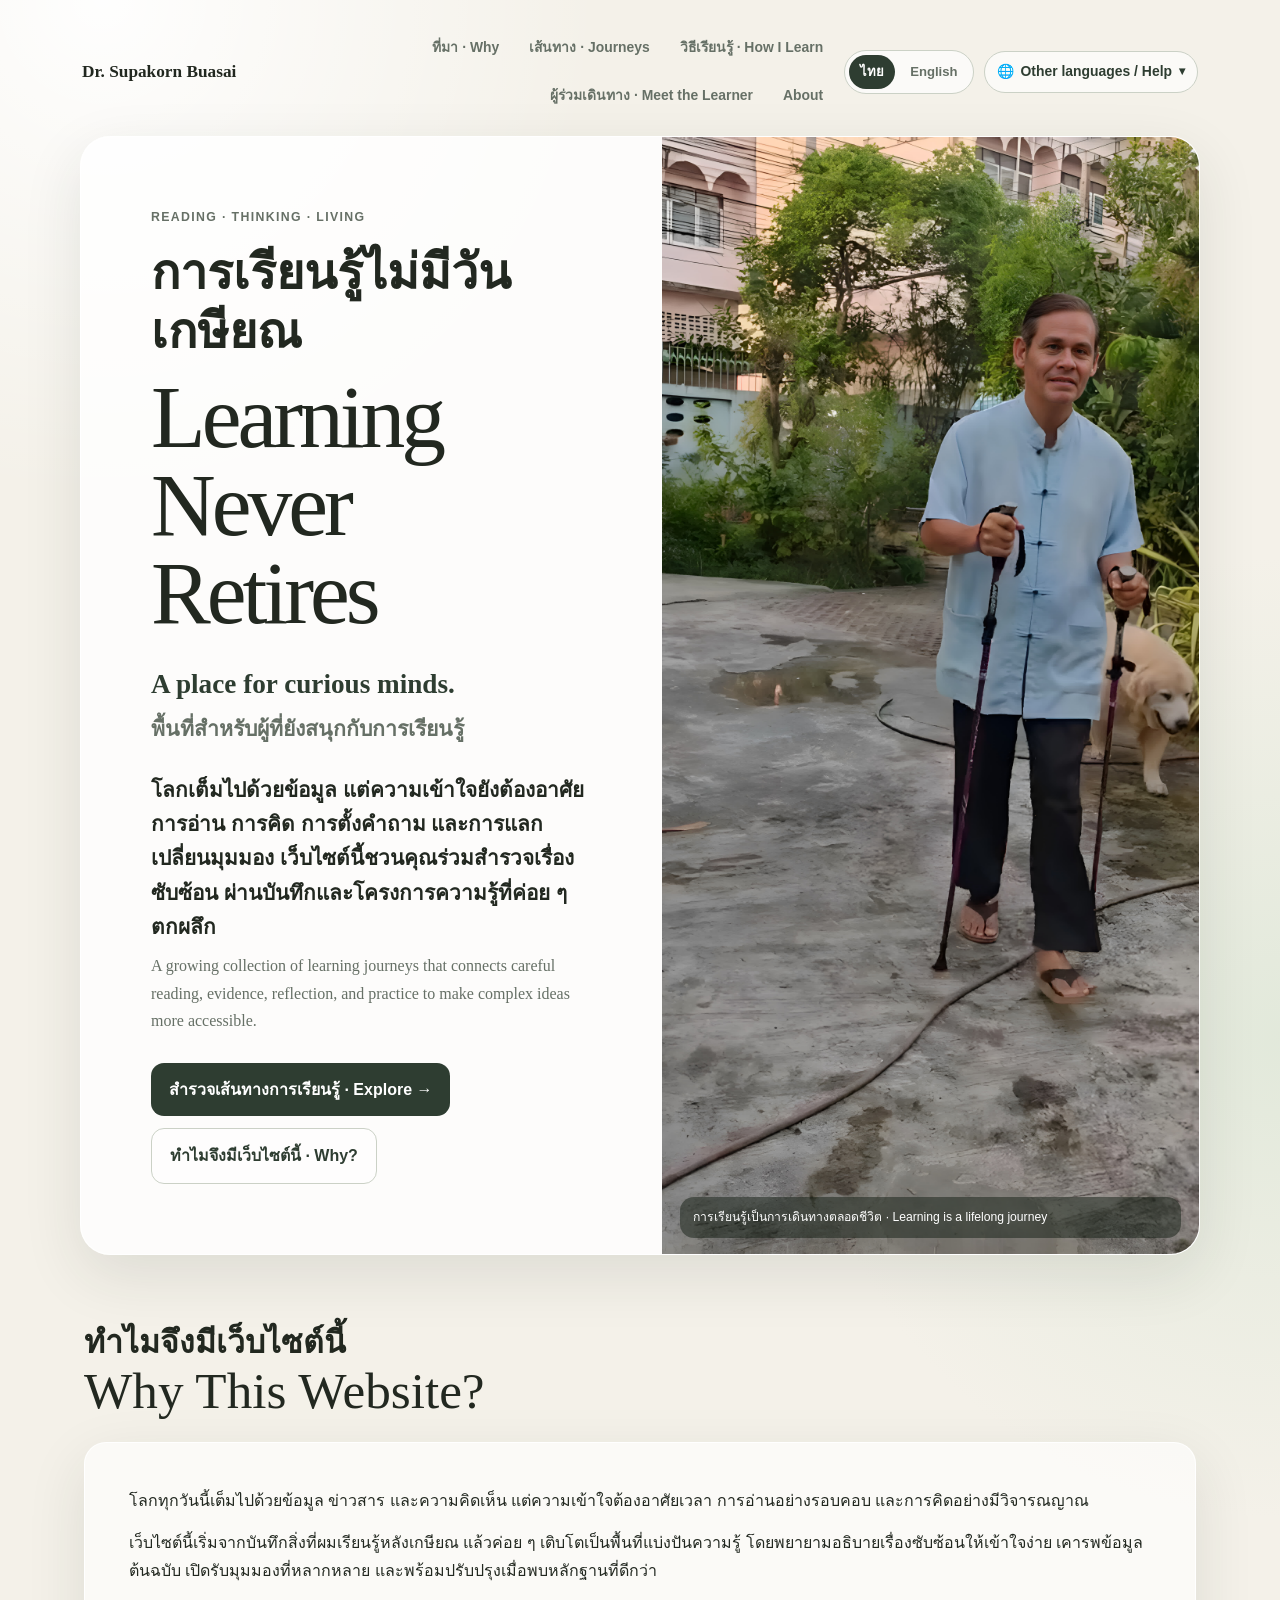
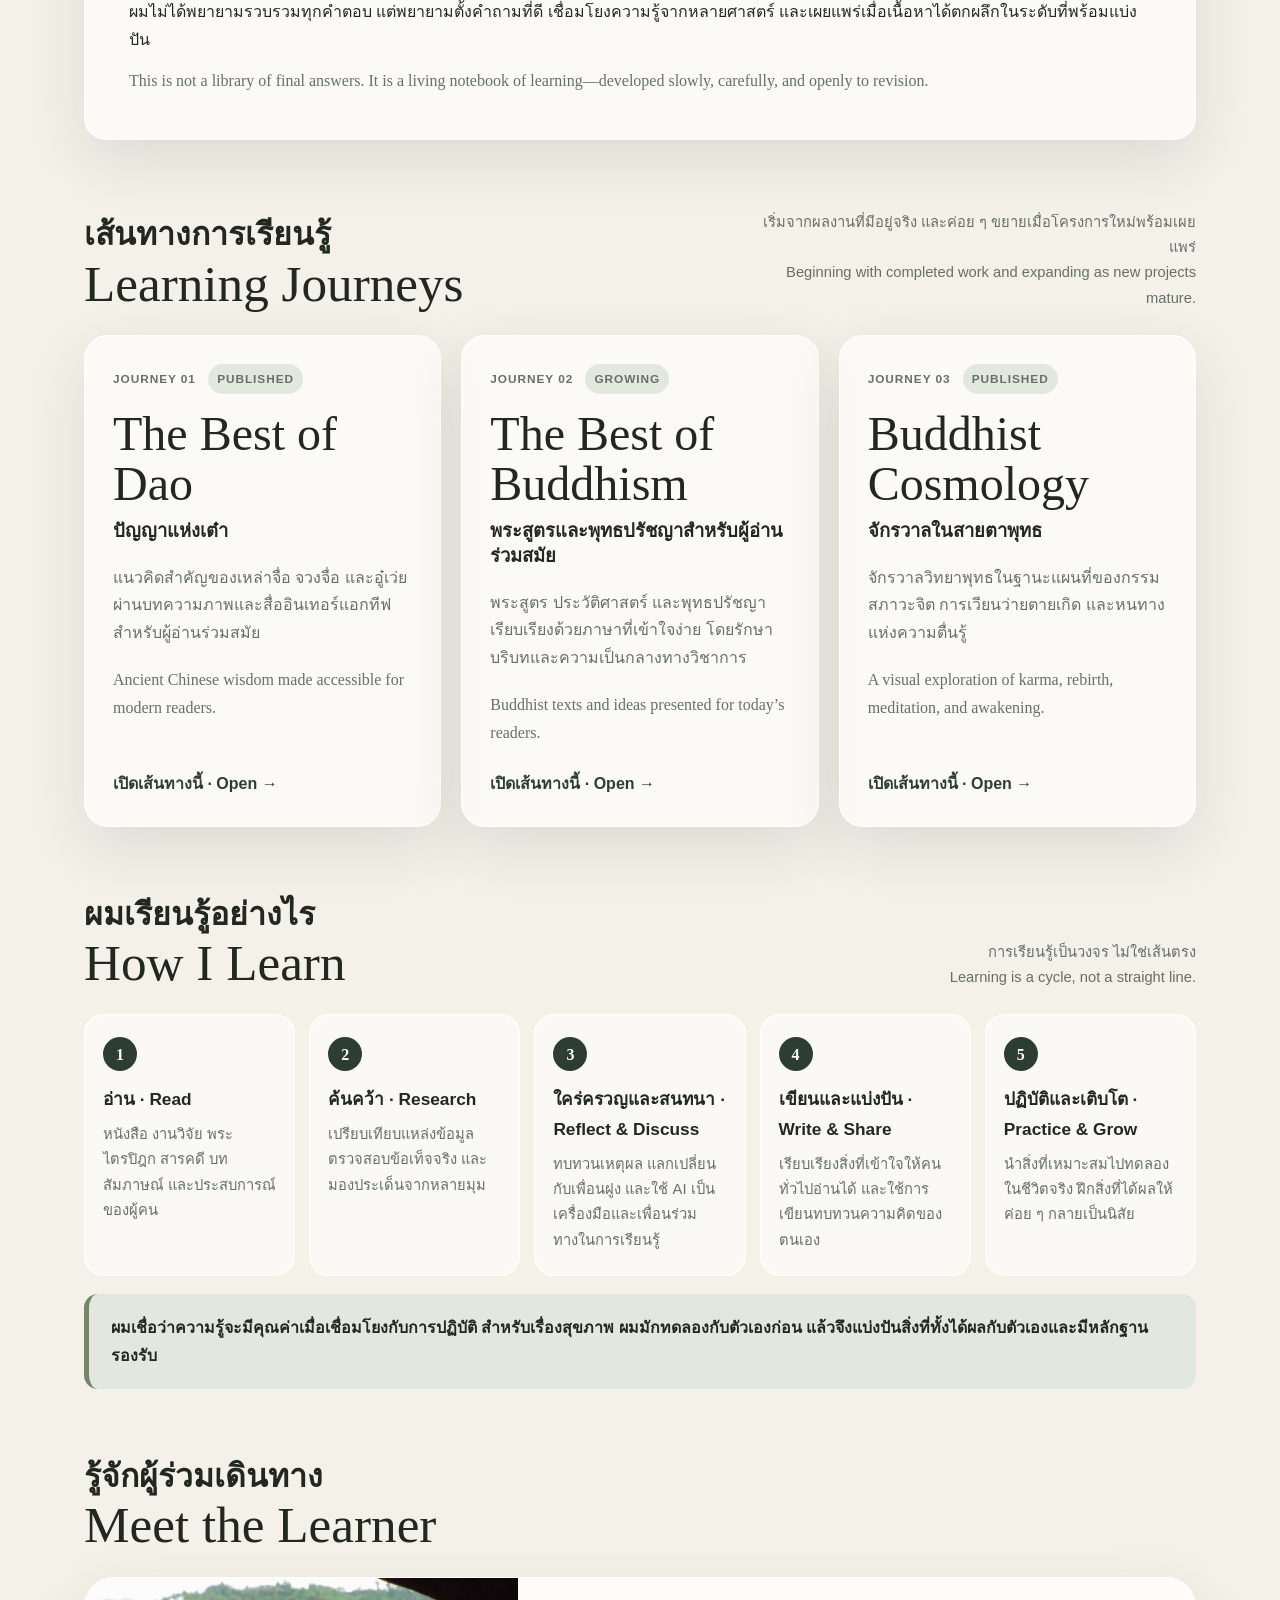
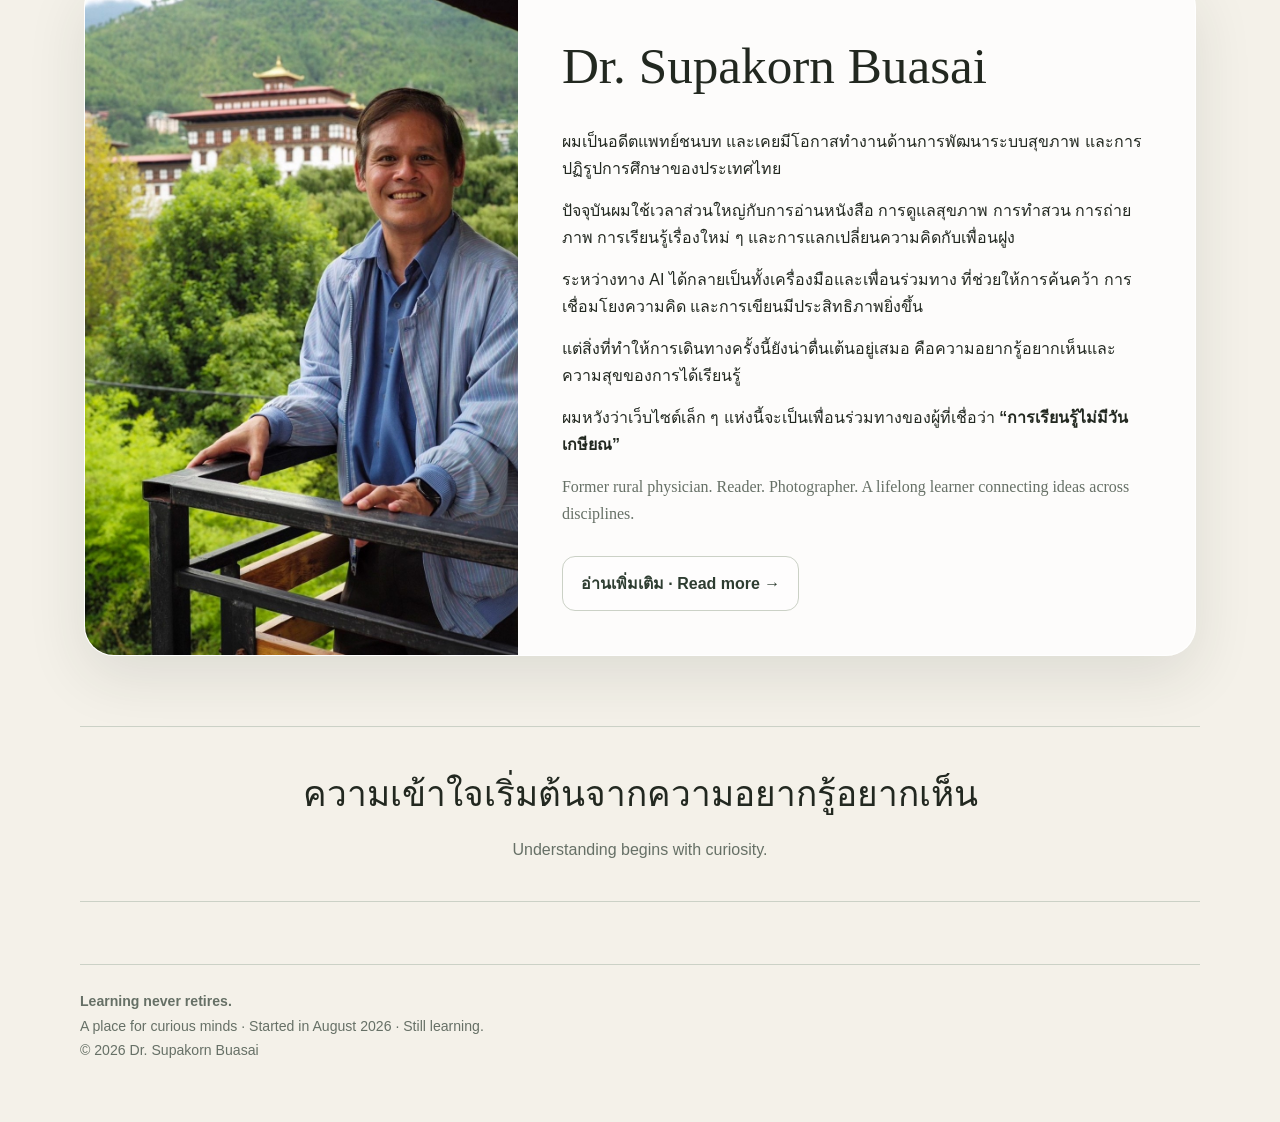
<file: index.html>
<!DOCTYPE html>

<html lang="th">
<head>
<meta charset="utf-8"/>
<meta content="width=device-width, initial-scale=1.0" name="viewport"/>
<title>Learning Never Retires | Dr. Supakorn Buasai</title>
<meta content="A place for curious minds. พื้นที่สำหรับผู้ที่ยังสนุกกับการเรียนรู้ ผ่านการอ่าน ค้นคว้า ใคร่ครวญ เขียน แบ่งปัน และลงมือปฏิบัติ" name="description"/>
<meta content="Dr. Supakorn Buasai" name="author"/>
<meta content="index, follow" name="robots"/>
<link href="https://drsupakorn.github.io/" rel="canonical"/>
<meta content="th_TH" property="og:locale"/>
<meta content="en_US" property="og:locale:alternate"/>
<meta content="website" property="og:type"/>
<meta content="Learning Never Retires | A Place for Curious Minds" property="og:title"/>
<meta content="พื้นที่สำหรับผู้ที่ยังสนุกกับการเรียนรู้ และอยากทำความเข้าใจโลกผ่านการอ่าน การคิด การตั้งคำถาม และการลงมือปฏิบัติ" property="og:description"/>
<meta content="https://drsupakorn.github.io/" property="og:url"/>
<meta content="Dr. Supakorn Buasai — Learning Journeys" property="og:site_name"/>
<meta content="https://drsupakorn.github.io/images/social-preview.jpg" property="og:image"/>
<meta content="ดร.สุภกร บัวสาย เดินออกกำลังกายกับสุนัข" property="og:image:alt"/>
<meta content="summary_large_image" name="twitter:card"/>
<meta content="Learning Never Retires | A Place for Curious Minds" name="twitter:title"/>
<meta content="A Thai-first learning website with English support." name="twitter:description"/>
<meta content="https://drsupakorn.github.io/images/social-preview.jpg" name="twitter:image"/>
<script type="application/ld+json">
  {
    "@context":"https://schema.org",
    "@type":"WebSite",
    "name":"Dr. Supakorn Buasai — Learning Journeys",
    "alternateName":[
      "Learning Never Retires",
      "A Place for Curious Minds",
      "การเรียนรู้ไม่มีวันเกษียณ"
    ],
    "url":"https://drsupakorn.github.io/",
    "inLanguage":["th","en"],
    "dateCreated":"2026-08-03",
    "description":"A Thai-first learning website with English support, presenting carefully developed learning journeys for curious minds.",
    "author":{
      "@type":"Person",
      "name":"Dr. Supakorn Buasai",
      "alternateName":"นพ.สุภกร บัวสาย",
      "url":"https://drsupakorn.github.io/"
    },
    "hasPart":[
      {
        "@type":"CollectionPage",
        "name":"The Best of Dao",
        "alternateName":"ปัญญาแห่งเต๋า",
        "url":"https://drsupakorn.github.io/the-best-of-dao/"
      },
      {
        "@type":"CollectionPage",
        "name":"The Best of Buddhism",
        "alternateName":"พระสูตรและพุทธปรัชญาสำหรับผู้อ่านร่วมสมัย",
        "url":"https://drsupakorn.github.io/the-best-of-buddhism/"
      },
      {
        "@type":"CollectionPage",
        "name":"Buddhist Cosmology",
        "alternateName":"จักรวาลในสายตาพุทธ",
        "url":"https://drsupakorn.github.io/buddhist-cosmology/"
      },
      {
        "@type":"AboutPage",
        "name":"About the Website and Author",
        "url":"https://drsupakorn.github.io/about/"
      }
    ]
  }
  </script>
<style>
    :root{
      --bg:#f4f1e9;
      --paper:rgba(255,255,255,.80);
      --text:#222820;
      --muted:#667066;
      --deep:#2e3d31;
      --soft:#e2e8de;
      --line:#cbd1c6;
      --accent:#768467;
      --shadow:0 20px 60px rgba(35,48,39,.11);
    }

    *{box-sizing:border-box}
    html{scroll-behavior:smooth}
    body{
      margin:0;
      color:var(--text);
      background:
        radial-gradient(circle at 8% 0%,rgba(255,255,255,.95),transparent 31rem),
        radial-gradient(circle at 100% 24%,rgba(220,230,214,.75),transparent 30rem),
        var(--bg);
      font-family:-apple-system,BlinkMacSystemFont,"Segoe UI","Noto Sans Thai",Arial,sans-serif;
      line-height:1.72;
      -webkit-font-smoothing:antialiased;
    }

    a{color:inherit}
    button{font:inherit}
    img{display:block;max-width:100%}

    .page{
      width:min(100% - 32px,1120px);
      margin:auto;
      padding:24px 0 60px;
    }

    .topbar{
      display:flex;
      justify-content:space-between;
      align-items:center;
      gap:18px;
      padding:4px 2px 20px;
    }

    .brand{
      font-family:Georgia,serif;
      font-size:1.08rem;
      font-weight:700;
      text-decoration:none;
      white-space:nowrap;
    }

    .nav-area{
      display:flex;
      align-items:center;
      justify-content:flex-end;
      gap:10px;
    }

    .topnav{
      display:flex;
      flex-wrap:wrap;
      justify-content:flex-end;
      gap:8px;
    }

    .topnav a{
      padding:8px 11px;
      border-radius:999px;
      color:var(--muted);
      font-size:.87rem;
      font-weight:700;
      text-decoration:none;
    }

    .topnav a:hover,
    .topnav a:focus-visible{
      background:var(--soft);
      color:var(--deep);
      outline:none;
    }

    /* Language guidance: no external translation script and no hard-coded language links */
    .language-menu{
      position:relative;
      z-index:30;
    }

    .language-menu summary{
      display:inline-flex;
      align-items:center;
      gap:7px;
      min-height:40px;
      padding:8px 12px;
      border:1px solid var(--line);
      border-radius:999px;
      background:rgba(255,255,255,.66);
      color:var(--deep);
      font-size:.87rem;
      font-weight:800;
      cursor:pointer;
      list-style:none;
      user-select:none;
    }

    .language-menu summary::-webkit-details-marker{display:none}
    .language-menu summary::after{content:"▾";font-size:.72rem}
    .language-menu[open] summary::after{content:"▴"}

    .language-menu summary:hover,
    .language-menu summary:focus-visible{
      background:var(--soft);
      outline:none;
    }

    .language-panel{
      position:absolute;
      top:calc(100% + 10px);
      right:0;
      width:min(390px,calc(100vw - 32px));
      padding:20px;
      border:1px solid rgba(255,255,255,.96);
      border-radius:18px;
      background:rgba(250,249,245,.99);
      box-shadow:0 18px 48px rgba(35,48,39,.20);
    }

    .language-panel h2{
      margin:0 0 8px;
      font-family:inherit;
      font-size:1.04rem;
      font-weight:850;
      line-height:1.35;
    }

    .language-intro{
      margin:0 0 14px;
      color:var(--muted);
      font-size:.84rem;
      line-height:1.58;
    }

    .language-choice{
      display:grid;
      grid-template-columns:1fr 1fr;
      gap:9px;
      margin:0 0 14px;
    }

    .language-choice button{
      min-height:44px;
      padding:10px 12px;
      border:1px solid var(--line);
      border-radius:12px;
      background:#fff;
      color:var(--deep);
      font-size:.86rem;
      font-weight:850;
      cursor:pointer;
    }

    .language-choice button:hover,
    .language-choice button:focus-visible{
      background:var(--soft);
      outline:none;
    }

    .language-choice button[aria-pressed="true"]{
      border-color:var(--deep);
      background:var(--deep);
      color:#fff;
    }

    .language-preference{
      margin:0 0 14px;
      padding:10px 12px;
      border-radius:12px;
      background:var(--soft);
      color:var(--deep);
      font-size:.80rem;
      line-height:1.5;
    }

    .site-notice{
      position:fixed;
      right:18px;
      bottom:18px;
      z-index:100;
      max-width:min(390px,calc(100vw - 36px));
      padding:14px 16px;
      border:1px solid rgba(255,255,255,.95);
      border-radius:14px;
      background:rgba(46,61,49,.96);
      color:#fff;
      box-shadow:0 18px 48px rgba(35,48,39,.24);
      font-size:.84rem;
      line-height:1.55;
    }

    .site-notice[hidden]{display:none}

    .browser-list{
      display:grid;
      gap:9px;
      margin:0;
      padding:0;
      list-style:none;
    }

    .browser-list li{
      padding:11px 12px;
      border:1px solid var(--line);
      border-radius:12px;
      background:#fff;
      font-size:.82rem;
      line-height:1.52;
    }

    .browser-list strong{
      display:block;
      margin-bottom:2px;
      color:var(--deep);
      font-size:.86rem;
    }

    .copy-row{
      display:flex;
      gap:8px;
      margin-top:12px;
    }

    .page-url{
      min-width:0;
      flex:1;
      height:42px;
      padding:9px 11px;
      border:1px solid var(--line);
      border-radius:10px;
      background:#fff;
      color:var(--muted);
      font-size:.78rem;
    }

    .copy-button{
      min-width:92px;
      height:42px;
      padding:9px 12px;
      border:0;
      border-radius:10px;
      background:var(--deep);
      color:#fff;
      font-size:.82rem;
      font-weight:800;
      cursor:pointer;
    }

    .copy-button:hover,
    .copy-button:focus-visible{
      opacity:.9;
      outline:2px solid var(--accent);
      outline-offset:2px;
    }

    .translation-note{
      margin:12px 0 0;
      padding-top:12px;
      border-top:1px solid var(--line);
      color:var(--muted);
      font-size:.76rem;
      line-height:1.55;
    }

    .translation-note strong{color:var(--deep)}

    .copy-status{
      min-height:1.3em;
      margin:7px 0 0;
      color:var(--deep);
      font-size:.76rem;
      font-weight:750;
    }

    .hero{
      display:grid;
      grid-template-columns:1.04fr .96fr;
      overflow:hidden;
      min-height:650px;
      border:1px solid rgba(255,255,255,.92);
      border-radius:30px;
      background:var(--paper);
      box-shadow:var(--shadow);
    }

    .hero-copy{
      display:flex;
      flex-direction:column;
      justify-content:center;
      padding:clamp(34px,6vw,70px);
    }

    .eyebrow{
      margin:0 0 15px;
      color:var(--muted);
      font-size:.77rem;
      font-weight:850;
      letter-spacing:.11em;
      text-transform:uppercase;
    }

    h1{
      margin:0;
      font-family:Georgia,serif;
      font-size:clamp(3rem,7vw,5.7rem);
      font-weight:500;
      line-height:.98;
      letter-spacing:-.045em;
    }

    .title-th{
      display:block;
      font-family:-apple-system,BlinkMacSystemFont,"Segoe UI","Noto Sans Thai",Arial,sans-serif;
      font-size:.54em;
      font-weight:850;
      line-height:1.22;
      letter-spacing:0;
    }

    .title-en{display:block;margin-top:12px}

    .tagline{
      margin:24px 0 0;
      color:var(--deep);
      font-family:Georgia,serif;
      font-size:clamp(1.2rem,2.8vw,1.7rem);
      font-weight:700;
    }

    .tagline-th{
      display:block;
      margin-top:4px;
      color:var(--muted);
      font-family:-apple-system,BlinkMacSystemFont,"Segoe UI","Noto Sans Thai",Arial,sans-serif;
      font-size:.78em;
      font-weight:750;
    }

    .lead-th{
      max-width:660px;
      margin:25px 0 8px;
      font-size:clamp(1.08rem,2.3vw,1.3rem);
      font-weight:630;
      line-height:1.65;
    }

    .lead-en,.english{
      color:var(--muted);
      font-family:Georgia,serif;
    }

    .lead-en{max-width:650px;margin:0}

    .hero-media{
      position:relative;
      min-height:650px;
      margin:0;
    }

    .hero-media img{
      width:100%;
      height:100%;
      object-fit:cover;
      object-position:50% 36%;
    }

    .caption{
      position:absolute;
      right:18px;
      bottom:16px;
      left:18px;
      padding:10px 13px;
      border-radius:14px;
      color:#fff;
      background:rgba(28,38,29,.54);
      font-size:.76rem;
    }

    .actions{
      display:flex;
      flex-wrap:wrap;
      gap:12px;
      margin-top:28px;
    }

    .button,.button2{
      display:inline-flex;
      align-items:center;
      justify-content:center;
      min-height:50px;
      padding:13px 18px;
      border-radius:13px;
      font-weight:800;
      text-decoration:none;
    }

    .button{background:var(--deep);color:#fff}
    .button2{
      border:1px solid var(--line);
      background:rgba(255,255,255,.52);
      color:var(--deep);
    }

    .section{padding:70px 4px 0}

    .head{
      display:flex;
      justify-content:space-between;
      align-items:end;
      gap:20px;
      margin-bottom:24px;
    }

    h2{
      margin:0;
      font-family:Georgia,serif;
      font-size:clamp(2.1rem,5vw,3.2rem);
      font-weight:500;
      line-height:1.08;
    }

    .th{
      display:block;
      margin-bottom:4px;
      font-family:-apple-system,BlinkMacSystemFont,"Segoe UI","Noto Sans Thai",Arial,sans-serif;
      font-size:.62em;
      font-weight:850;
    }

    .note{
      margin:0;
      max-width:440px;
      color:var(--muted);
      font-size:.92rem;
      text-align:right;
    }

    .card{
      padding:clamp(27px,5vw,44px);
      border:1px solid rgba(255,255,255,.92);
      border-radius:22px;
      background:rgba(255,255,255,.62);
      box-shadow:var(--shadow);
    }

    .card p{margin:0 0 14px}
    .card p:last-child{margin-bottom:0}

    .journeys{
      display:grid;
      grid-template-columns:repeat(3,1fr);
      gap:20px;
    }

    .journey{
      display:flex;
      min-height:355px;
      flex-direction:column;
      justify-content:space-between;
      padding:28px;
      border:1px solid rgba(255,255,255,.92);
      border-radius:24px;
      background:rgba(255,255,255,.64);
      box-shadow:var(--shadow);
    }

    .meta{
      color:var(--muted);
      font-size:.74rem;
      font-weight:850;
      letter-spacing:.08em;
      text-transform:uppercase;
    }

    .status{
      display:inline-flex;
      margin-left:8px;
      padding:5px 9px;
      border-radius:999px;
      background:var(--soft);
    }

    .journey h3{
      margin:15px 0 0;
      font-family:Georgia,serif;
      font-size:clamp(2rem,4vw,3rem);
      font-weight:500;
      line-height:1.04;
    }

    .journey h3 span{
      display:block;
      margin-top:10px;
      font-family:-apple-system,BlinkMacSystemFont,"Segoe UI","Noto Sans Thai",Arial,sans-serif;
      font-size:1.15rem;
      font-weight:850;
      line-height:1.35;
    }

    .journey p{margin:20px 0 0;color:var(--muted)}

    .open{
      display:inline-flex;
      margin-top:24px;
      color:var(--deep);
      font-weight:850;
      text-decoration:none;
    }

    .cycle{
      display:grid;
      grid-template-columns:repeat(5,1fr);
      gap:14px;
    }

    .step{
      padding:22px 18px;
      border:1px solid rgba(255,255,255,.92);
      border-radius:20px;
      background:rgba(255,255,255,.58);
    }

    .num{
      display:inline-grid;
      width:34px;
      height:34px;
      place-items:center;
      border-radius:50%;
      background:var(--deep);
      color:#fff;
      font-family:Georgia,serif;
      font-weight:700;
    }

    .step h3{margin:14px 0 7px;font-size:1.08rem}
    .step p{margin:0;color:var(--muted);font-size:.92rem}

    .practice{
      margin-top:18px;
      padding:20px 22px;
      border-left:5px solid var(--accent);
      border-radius:14px;
      background:var(--soft);
      font-weight:650;
    }

    .author{
      display:grid;
      grid-template-columns:.78fr 1.22fr;
      overflow:hidden;
      border:1px solid rgba(255,255,255,.92);
      border-radius:30px;
      background:var(--paper);
      box-shadow:var(--shadow);
    }

    .author-photo{min-height:620px}

    .author-photo img{
      width:100%;
      height:100%;
      object-fit:cover;
      object-position:center 34%;
    }

    .author-text{padding:clamp(27px,5vw,44px)}

    .author-text h3{
      margin:0 0 18px;
      font-family:Georgia,serif;
      font-size:clamp(2rem,4.5vw,3.2rem);
      font-weight:500;
    }

    .author-text p{margin:0 0 14px}

    .closing{
      margin-top:70px;
      padding:38px 22px;
      border-top:1px solid var(--line);
      border-bottom:1px solid var(--line);
      text-align:center;
    }

    .closing p{
      margin:0;
      font-family:Georgia,serif;
      font-size:clamp(1.35rem,3.5vw,2.2rem);
    }

    .closing span{
      display:block;
      margin-top:10px;
      color:var(--muted);
    }

    footer{
      margin-top:62px;
      padding-top:24px;
      border-top:1px solid var(--line);
      color:var(--muted);
      font-size:.88rem;
    }

    @media(max-width:1060px){
      .topbar{align-items:flex-start}
      .nav-area{align-items:flex-end;flex-direction:column}
    }

    @media(max-width:980px){
      .hero{grid-template-columns:1fr}
      .hero-media{min-height:540px;order:-1}
      .journeys{grid-template-columns:1fr}
      .journey{min-height:auto}
      .cycle{grid-template-columns:repeat(2,1fr)}
      .author{grid-template-columns:1fr}
      .author-photo{min-height:520px}
    }

    @media(max-width:720px){
      .topbar{align-items:flex-start;flex-direction:column}
      .nav-area{width:100%;align-items:flex-start}
      .topnav{justify-content:flex-start}
      .language-menu{align-self:flex-start}
      .language-panel{right:auto;left:0}
    }

    @media(max-width:620px){
      .hero-media{min-height:420px}
      .head{align-items:flex-start;flex-direction:column}
      .note{text-align:left}
      .actions a{width:100%}
      .cycle{grid-template-columns:1fr}
      .copy-row{flex-direction:column}
      .copy-button{width:100%}
    }
  

    /* Reliable instant Thai/English switch: both languages are embedded in this file */
    .instant-language{
      display:inline-flex;
      align-items:center;
      gap:4px;
      padding:4px;
      border:1px solid var(--line);
      border-radius:999px;
      background:rgba(255,255,255,.68);
    }

    .instant-language button{
      min-height:32px;
      padding:6px 11px;
      border:0;
      border-radius:999px;
      background:transparent;
      color:var(--muted);
      font-size:.82rem;
      font-weight:850;
      cursor:pointer;
    }

    .instant-language button:hover,
    .instant-language button:focus-visible{
      color:var(--deep);
      outline:none;
    }

    .instant-language button[aria-pressed="true"]{
      background:var(--deep);
      color:#fff;
    }

    .language-help-label{
      white-space:nowrap;
    }

    @media(max-width:720px){
      .instant-language{align-self:flex-start}
    }
</style>
</head>
<body>
<main class="page">
<div class="topbar">
<a class="brand" href="https://drsupakorn.github.io/">Dr. Supakorn Buasai</a>
<div class="nav-area">
<nav aria-label="เมนูหลัก / Main navigation" class="topnav">
<a data-en-html="Why" data-th-html="ที่มา · Why" href="#why">ที่มา · Why</a>
<a data-en-html="Journeys" data-th-html="เส้นทาง · Journeys" href="#journeys">เส้นทาง · Journeys</a>
<a data-en-html="How I Learn" data-th-html="วิธีเรียนรู้ · How I Learn" href="#learn">วิธีเรียนรู้ · How I Learn</a>
<a data-en-html="Meet the Learner" data-th-html="ผู้ร่วมเดินทาง · Meet the Learner" href="#learner">ผู้ร่วมเดินทาง · Meet the Learner</a>
<a href="https://drsupakorn.github.io/about/">About</a>
</nav>
<div aria-label="Switch website language" class="instant-language" role="group"><button aria-pressed="true" data-site-language="th" id="lang-th" type="button">ไทย</button><button aria-pressed="false" data-site-language="en" id="lang-en" type="button">English</button></div><details class="language-menu">
<summary aria-label="Translation help and other languages">🌐 <span class="language-help-label">Other languages / Help</span></summary>
<div class="language-panel">
<h2>Translate this website · แปลเว็บไซต์นี้</h2>
<p class="language-intro" data-en-html="For languages other than Thai or English, please use your browser’s built-in translation feature." data-th-html="เว็บไซต์นี้เขียนเป็นภาษาไทยเป็นหลัก หากต้องการภาษาอื่นนอกจากไทยหรืออังกฤษ โปรดใช้ระบบแปลภาษาที่มีอยู่ในเบราว์เซอร์ของคุณ" lang="en">This website supports instant switching between Thai and English on pages hosted directly here. For other languages, you may use your browser’s built-in translation feature. <strong>However, browser translation may not work on presentations hosted by Gamma.</strong></p>
<p class="language-intro">เว็บไซต์นี้สลับภาษาไทย–อังกฤษได้ทันทีเฉพาะหน้าที่โฮสต์อยู่บนเว็บไซต์นี้ สำหรับภาษาอื่นสามารถลองใช้ระบบแปลของเบราว์เซอร์ได้ <strong>แต่ระบบแปลของเบราว์เซอร์อาจใช้ไม่ได้กับงานนำเสนอที่โฮสต์บน Gamma</strong></p>
<ul class="browser-list">
<li>
<strong>Chrome</strong>
<span lang="en">Open the browser menu <b>⋮</b>, choose <b>Translate</b>, then select your preferred language.</span><br/>
              เปิดเมนู <b>⋮</b> เลือก <b>Translate</b> แล้วเลือกภาษาที่ต้องการ
            </li>
<li>
<strong>Safari on iPhone or iPad</strong>
<span lang="en">Tap the page menu in the address bar, then choose <b>Translate Website</b>.</span><br/>
              แตะเมนูหน้าเว็บในแถบที่อยู่ แล้วเลือก <b>Translate Website</b>
</li>
<li>
<strong>Microsoft Edge</strong>
<span lang="en">Open the browser menu and choose <b>Translate</b>, or tap the translation icon in the address bar.</span><br/>
              เปิดเมนูของเบราว์เซอร์แล้วเลือก <b>Translate</b> หรือแตะไอคอนแปลภาษาในแถบที่อยู่
            </li>
</ul>
<div class="copy-row">
<input aria-label="Current page address" class="page-url" id="page-url" readonly="" type="text"/>
<button class="copy-button" id="copy-url" type="button">
              Copy URL
            </button>
</div>
<p aria-live="polite" class="copy-status" id="copy-status" role="status"></p>
<p class="translation-note">
<strong>Important · ข้อควรทราบ:</strong><br/>
<span lang="en">
              Browser translation works best on pages hosted directly on this website.
              It may fail or translate incompletely on Gamma presentations because Gamma loads content dynamically.
              Thai and English versions of important Gamma projects should therefore be provided as separate published pages.
            </span><br/>
            ระบบแปลของเบราว์เซอร์ทำงานได้ดีที่สุดกับหน้าที่โฮสต์อยู่บนเว็บไซต์นี้โดยตรง
            และอาจไม่ทำงานหรือแปลได้ไม่ครบในหน้า Gamma เนื่องจาก Gamma โหลดเนื้อหาแบบไดนามิก
            ดังนั้นงาน Gamma สำคัญควรมีฉบับไทยและอังกฤษแยกกัน
            </p>
</div>
</details>
</div>
</div>
<header class="hero">
<div class="hero-copy">
<p class="eyebrow">Reading · Thinking · Living</p>
<h1>
<span class="title-th" data-en-html="Learning Never Retires" data-th-html="การเรียนรู้ไม่มีวันเกษียณ">การเรียนรู้ไม่มีวันเกษียณ</span>
<span class="title-en" data-en-html="A Place for Curious Minds" data-th-html="Learning Never Retires">Learning Never Retires</span>
</h1>
<p class="tagline" data-en-html='A place for curious minds.&lt;span class="tagline-th"&gt;For people who still enjoy learning.&lt;/span&gt;' data-th-html='A place for curious minds.&lt;span class="tagline-th"&gt;พื้นที่สำหรับผู้ที่ยังสนุกกับการเรียนรู้&lt;/span&gt;'>A place for curious minds.<span class="tagline-th">พื้นที่สำหรับผู้ที่ยังสนุกกับการเรียนรู้</span></p>
<p class="lead-th" data-en-html="The world is full of information, but understanding still requires careful reading, reflection, good questions, and the exchange of perspectives. This website invites you to explore complex ideas through notes and knowledge projects that have gradually taken shape." data-th-html="โลกเต็มไปด้วยข้อมูล แต่ความเข้าใจยังต้องอาศัยการอ่าน การคิด การตั้งคำถาม และการแลกเปลี่ยนมุมมอง เว็บไซต์นี้ชวนคุณร่วมสำรวจเรื่องซับซ้อน ผ่านบันทึกและโครงการความรู้ที่ค่อย ๆ ตกผลึก">โลกเต็มไปด้วยข้อมูล แต่ความเข้าใจยังต้องอาศัยการอ่าน การคิด การตั้งคำถาม และการแลกเปลี่ยนมุมมอง เว็บไซต์นี้ชวนคุณร่วมสำรวจเรื่องซับซ้อน ผ่านบันทึกและโครงการความรู้ที่ค่อย ๆ ตกผลึก</p>
<p class="lead-en" data-en-html="A growing collection of learning journeys connecting careful reading, evidence, reflection, and practice." data-th-html="A growing collection of learning journeys that connects careful reading, evidence, reflection, and practice to make complex ideas more accessible." lang="en">A growing collection of learning journeys that connects careful reading, evidence, reflection, and practice to make complex ideas more accessible.</p>
<div class="actions">
<a class="button" data-en-html="Explore the learning journeys →" data-th-html="สำรวจเส้นทางการเรียนรู้ · Explore →" href="#journeys">สำรวจเส้นทางการเรียนรู้ · Explore →</a>
<a class="button2" data-en-html="Why this website?" data-th-html="ทำไมจึงมีเว็บไซต์นี้ · Why?" href="#why">ทำไมจึงมีเว็บไซต์นี้ · Why?</a>
</div>
</div>
<figure class="hero-media">
<img alt="ดร.สุภกร บัวสาย เดินออกกำลังกายกับสุนัข" src="images/hero-walk.jpg"/>
<figcaption class="caption" data-en-html="Learning is a lifelong journey." data-th-html="การเรียนรู้เป็นการเดินทางตลอดชีวิต · Learning is a lifelong journey">การเรียนรู้เป็นการเดินทางตลอดชีวิต · Learning is a lifelong journey</figcaption>
</figure>
</header>
<section class="section" id="why">
<div class="head">
<h2 data-en-html="Why This Website?" data-th-html='&lt;span class="th"&gt;ทำไมจึงมีเว็บไซต์นี้&lt;/span&gt;Why This Website?'><span class="th">ทำไมจึงมีเว็บไซต์นี้</span>Why This Website?</h2>
</div>
<article class="card">
<p data-en-html="Today’s world is overflowing with information, news, and opinions. Genuine understanding, however, still requires time, careful reading, and critical thinking." data-th-html="โลกทุกวันนี้เต็มไปด้วยข้อมูล ข่าวสาร และความคิดเห็น แต่ความเข้าใจต้องอาศัยเวลา การอ่านอย่างรอบคอบ และการคิดอย่างมีวิจารณญาณ">โลกทุกวันนี้เต็มไปด้วยข้อมูล ข่าวสาร และความคิดเห็น แต่ความเข้าใจต้องอาศัยเวลา การอ่านอย่างรอบคอบ และการคิดอย่างมีวิจารณญาณ</p>
<p data-en-html="This website began as notes on what I was learning after retirement. It gradually grew into a space for sharing knowledge—explaining complex subjects in accessible language, respecting original sources, welcoming different perspectives, and remaining open to revision when better evidence appears." data-th-html="เว็บไซต์นี้เริ่มจากบันทึกสิ่งที่ผมเรียนรู้หลังเกษียณ แล้วค่อย ๆ เติบโตเป็นพื้นที่แบ่งปันความรู้ โดยพยายามอธิบายเรื่องซับซ้อนให้เข้าใจง่าย เคารพข้อมูลต้นฉบับ เปิดรับมุมมองที่หลากหลาย และพร้อมปรับปรุงเมื่อพบหลักฐานที่ดีกว่า">เว็บไซต์นี้เริ่มจากบันทึกสิ่งที่ผมเรียนรู้หลังเกษียณ แล้วค่อย ๆ เติบโตเป็นพื้นที่แบ่งปันความรู้ โดยพยายามอธิบายเรื่องซับซ้อนให้เข้าใจง่าย เคารพข้อมูลต้นฉบับ เปิดรับมุมมองที่หลากหลาย และพร้อมปรับปรุงเมื่อพบหลักฐานที่ดีกว่า</p>
<p data-en-html="I am not trying to collect every answer. I try to ask better questions, connect knowledge across disciplines, and publish only when an idea has matured enough to be shared." data-th-html="ผมไม่ได้พยายามรวบรวมทุกคำตอบ แต่พยายามตั้งคำถามที่ดี เชื่อมโยงความรู้จากหลายศาสตร์ และเผยแพร่เมื่อเนื้อหาได้ตกผลึกในระดับที่พร้อมแบ่งปัน">ผมไม่ได้พยายามรวบรวมทุกคำตอบ แต่พยายามตั้งคำถามที่ดี เชื่อมโยงความรู้จากหลายศาสตร์ และเผยแพร่เมื่อเนื้อหาได้ตกผลึกในระดับที่พร้อมแบ่งปัน</p>
<p class="english" data-en-html="This is not a library of final answers. It is a living notebook of learning—developed slowly, carefully, and openly to revision." data-th-html="This is not a library of final answers. It is a living notebook of learning—developed slowly, carefully, and openly to revision." lang="en">This is not a library of final answers. It is a living notebook of learning—developed slowly, carefully, and openly to revision.</p>
</article>
</section>
<section class="section" id="journeys">
<div class="head">
<h2 data-en-html="Learning Journeys" data-th-html='&lt;span class="th"&gt;เส้นทางการเรียนรู้&lt;/span&gt;Learning Journeys'><span class="th">เส้นทางการเรียนรู้</span>Learning Journeys</h2>
<p class="note" data-en-html="Beginning with completed work and expanding as new projects mature." data-th-html='เริ่มจากผลงานที่มีอยู่จริง และค่อย ๆ ขยายเมื่อโครงการใหม่พร้อมเผยแพร่&lt;br&gt;&lt;span lang="en"&gt;Beginning with completed work and expanding as new projects mature.&lt;/span&gt;'>เริ่มจากผลงานที่มีอยู่จริง และค่อย ๆ ขยายเมื่อโครงการใหม่พร้อมเผยแพร่<br/><span lang="en">Beginning with completed work and expanding as new projects mature.</span></p>
</div>
<div class="journeys">
<article class="journey">
<div>
<div class="meta">Journey 01 <span class="status">Published</span></div>
<h3 data-en-html="The Best of Dao&lt;span&gt;Wisdom of the Dao&lt;/span&gt;" data-th-html="The Best of Dao&lt;span&gt;ปัญญาแห่งเต๋า&lt;/span&gt;">The Best of Dao<span>ปัญญาแห่งเต๋า</span></h3>
<p data-en-html="Key ideas from Laozi, Zhuangzi, and Wu Wei, presented through visual essays and interactive media for contemporary readers." data-th-html="แนวคิดสำคัญของเหล่าจื่อ จวงจื่อ และอู๋เว่ย ผ่านบทความภาพและสื่ออินเทอร์แอกทีฟสำหรับผู้อ่านร่วมสมัย">แนวคิดสำคัญของเหล่าจื่อ จวงจื่อ และอู๋เว่ย ผ่านบทความภาพและสื่ออินเทอร์แอกทีฟสำหรับผู้อ่านร่วมสมัย</p>
<p class="english" data-en-html="Ancient Chinese wisdom made accessible for modern readers." data-th-html="Ancient Chinese wisdom made accessible for modern readers." lang="en">Ancient Chinese wisdom made accessible for modern readers.</p>
</div>
<a class="open" data-en-html="Open this journey →" data-th-html="เปิดเส้นทางนี้ · Open →" href="https://drsupakorn.github.io/the-best-of-dao/">เปิดเส้นทางนี้ · Open →</a>
</article>
<article class="journey">
<div>
<div class="meta">Journey 02 <span class="status">Growing</span></div>
<h3 data-en-html="The Best of Buddhism&lt;span&gt;Buddhist texts and philosophy for contemporary readers&lt;/span&gt;" data-th-html="The Best of Buddhism&lt;span&gt;พระสูตรและพุทธปรัชญาสำหรับผู้อ่านร่วมสมัย&lt;/span&gt;">The Best of Buddhism<span>พระสูตรและพุทธปรัชญาสำหรับผู้อ่านร่วมสมัย</span></h3>
<p data-en-html="Buddhist texts, history, and philosophy presented in accessible language while preserving context and academic balance." data-th-html="พระสูตร ประวัติศาสตร์ และพุทธปรัชญา เรียบเรียงด้วยภาษาที่เข้าใจง่าย โดยรักษาบริบทและความเป็นกลางทางวิชาการ">พระสูตร ประวัติศาสตร์ และพุทธปรัชญา เรียบเรียงด้วยภาษาที่เข้าใจง่าย โดยรักษาบริบทและความเป็นกลางทางวิชาการ</p>
<p class="english" data-en-html="Buddhist texts and ideas presented for today’s readers." data-th-html="Buddhist texts and ideas presented for today’s readers." lang="en">Buddhist texts and ideas presented for today’s readers.</p>
</div>
<a class="open" data-en-html="Open this journey →" data-th-html="เปิดเส้นทางนี้ · Open →" href="https://drsupakorn.github.io/the-best-of-buddhism/">เปิดเส้นทางนี้ · Open →</a>
</article>
<article class="journey">
<div>
<div class="meta">Journey 03 <span class="status">Published</span></div>
<h3 data-en-html="Buddhist Cosmology&lt;span&gt;The universe through a Buddhist lens&lt;/span&gt;" data-th-html="Buddhist Cosmology&lt;span&gt;จักรวาลในสายตาพุทธ&lt;/span&gt;">Buddhist Cosmology<span>จักรวาลในสายตาพุทธ</span></h3>
<p data-en-html="Buddhist cosmology explored as a map of karma, states of mind, rebirth, and the path toward awakening." data-th-html="จักรวาลวิทยาพุทธในฐานะแผนที่ของกรรม สภาวะจิต การเวียนว่ายตายเกิด และหนทางแห่งความตื่นรู้">จักรวาลวิทยาพุทธในฐานะแผนที่ของกรรม สภาวะจิต การเวียนว่ายตายเกิด และหนทางแห่งความตื่นรู้</p>
<p class="english" data-en-html="A visual exploration of karma, rebirth, meditation, and awakening." data-th-html="A visual exploration of karma, rebirth, meditation, and awakening." lang="en">A visual exploration of karma, rebirth, meditation, and awakening.</p>
</div>
<a class="open" data-en-html="Open this journey →" data-th-html="เปิดเส้นทางนี้ · Open →" href="https://drsupakorn.github.io/buddhist-cosmology/">เปิดเส้นทางนี้ · Open →</a>
</article>
</div>
</section>
<section class="section" id="learn">
<div class="head">
<h2 data-en-html="How I Learn" data-th-html='&lt;span class="th"&gt;ผมเรียนรู้อย่างไร&lt;/span&gt;How I Learn'><span class="th">ผมเรียนรู้อย่างไร</span>How I Learn</h2>
<p class="note" data-en-html="Learning is a cycle, not a straight line." data-th-html='การเรียนรู้เป็นวงจร ไม่ใช่เส้นตรง&lt;br&gt;&lt;span lang="en"&gt;Learning is a cycle, not a straight line.&lt;/span&gt;'>การเรียนรู้เป็นวงจร ไม่ใช่เส้นตรง<br/><span lang="en">Learning is a cycle, not a straight line.</span></p>
</div>
<div class="cycle">
<article class="step">
<span class="num">1</span>
<h3 data-en-html="Read" data-th-html="อ่าน · Read">อ่าน · Read</h3>
<p data-en-html="Books, research papers, Buddhist scriptures, documentaries, interviews, and people’s lived experience." data-th-html="หนังสือ งานวิจัย พระไตรปิฎก สารคดี บทสัมภาษณ์ และประสบการณ์ของผู้คน">หนังสือ งานวิจัย พระไตรปิฎก สารคดี บทสัมภาษณ์ และประสบการณ์ของผู้คน</p>
</article>
<article class="step">
<span class="num">2</span>
<h3 data-en-html="Research" data-th-html="ค้นคว้า · Research">ค้นคว้า · Research</h3>
<p data-en-html="Compare sources, verify facts, and examine each issue from multiple perspectives." data-th-html="เปรียบเทียบแหล่งข้อมูล ตรวจสอบข้อเท็จจริง และมองประเด็นจากหลายมุม">เปรียบเทียบแหล่งข้อมูล ตรวจสอบข้อเท็จจริง และมองประเด็นจากหลายมุม</p>
</article>
<article class="step">
<span class="num">3</span>
<h3 data-en-html="Reflect &amp;amp; Discuss" data-th-html="ใคร่ครวญและสนทนา · Reflect &amp;amp; Discuss">ใคร่ครวญและสนทนา · Reflect &amp; Discuss</h3>
<p data-en-html="Review the reasoning, exchange ideas with friends, and use AI as both a tool and a companion in learning." data-th-html="ทบทวนเหตุผล แลกเปลี่ยนกับเพื่อนฝูง และใช้ AI เป็นเครื่องมือและเพื่อนร่วมทางในการเรียนรู้">ทบทวนเหตุผล แลกเปลี่ยนกับเพื่อนฝูง และใช้ AI เป็นเครื่องมือและเพื่อนร่วมทางในการเรียนรู้</p>
</article>
<article class="step">
<span class="num">4</span>
<h3 data-en-html="Write &amp;amp; Share" data-th-html="เขียนและแบ่งปัน · Write &amp;amp; Share">เขียนและแบ่งปัน · Write &amp; Share</h3>
<p data-en-html="Turn what I understand into language that general readers can follow, while using writing to examine my own thinking." data-th-html="เรียบเรียงสิ่งที่เข้าใจให้คนทั่วไปอ่านได้ และใช้การเขียนทบทวนความคิดของตนเอง">เรียบเรียงสิ่งที่เข้าใจให้คนทั่วไปอ่านได้ และใช้การเขียนทบทวนความคิดของตนเอง</p>
</article>
<article class="step">
<span class="num">5</span>
<h3 data-en-html="Practice &amp;amp; Grow" data-th-html="ปฏิบัติและเติบโต · Practice &amp;amp; Grow">ปฏิบัติและเติบโต · Practice &amp; Grow</h3>
<p data-en-html="Test suitable ideas in real life and gradually turn what works into lasting habits." data-th-html="นำสิ่งที่เหมาะสมไปทดลองในชีวิตจริง ฝึกสิ่งที่ได้ผลให้ค่อย ๆ กลายเป็นนิสัย">นำสิ่งที่เหมาะสมไปทดลองในชีวิตจริง ฝึกสิ่งที่ได้ผลให้ค่อย ๆ กลายเป็นนิสัย</p>
</article>
</div>
<div class="practice" data-en-html="I believe knowledge becomes valuable when it is connected with practice. In matters of health, I often experiment carefully on myself first, then share only what has worked for me and is also supported by evidence." data-th-html="ผมเชื่อว่าความรู้จะมีคุณค่าเมื่อเชื่อมโยงกับการปฏิบัติ สำหรับเรื่องสุขภาพ ผมมักทดลองกับตัวเองก่อน แล้วจึงแบ่งปันสิ่งที่ทั้งได้ผลกับตัวเองและมีหลักฐานรองรับ">ผมเชื่อว่าความรู้จะมีคุณค่าเมื่อเชื่อมโยงกับการปฏิบัติ สำหรับเรื่องสุขภาพ ผมมักทดลองกับตัวเองก่อน แล้วจึงแบ่งปันสิ่งที่ทั้งได้ผลกับตัวเองและมีหลักฐานรองรับ</div>
</section>
<section class="section" id="learner">
<div class="head">
<h2 data-en-html="Meet the Learner" data-th-html='&lt;span class="th"&gt;รู้จักผู้ร่วมเดินทาง&lt;/span&gt;Meet the Learner'><span class="th">รู้จักผู้ร่วมเดินทาง</span>Meet the Learner</h2>
</div>
<div class="author">
<div class="author-photo">
<img alt="ดร.สุภกร บัวสาย ระหว่างการเดินทางที่ประเทศภูฏาน" src="images/author-bhutan.jpg"/>
</div>
<article class="author-text">
<h3>Dr. Supakorn Buasai</h3>
<p data-en-html="I am a former rural physician who later had the opportunity to work on health-system development and education reform in Thailand." data-th-html="ผมเป็นอดีตแพทย์ชนบท และเคยมีโอกาสทำงานด้านการพัฒนาระบบสุขภาพ และการปฏิรูปการศึกษาของประเทศไทย">ผมเป็นอดีตแพทย์ชนบท และเคยมีโอกาสทำงานด้านการพัฒนาระบบสุขภาพ และการปฏิรูปการศึกษาของประเทศไทย</p>
<p data-en-html="Today, I spend much of my time reading, caring for my health, gardening, taking photographs, learning new subjects, and exchanging ideas with friends." data-th-html="ปัจจุบันผมใช้เวลาส่วนใหญ่กับการอ่านหนังสือ การดูแลสุขภาพ การทำสวน การถ่ายภาพ การเรียนรู้เรื่องใหม่ ๆ และการแลกเปลี่ยนความคิดกับเพื่อนฝูง">ปัจจุบันผมใช้เวลาส่วนใหญ่กับการอ่านหนังสือ การดูแลสุขภาพ การทำสวน การถ่ายภาพ การเรียนรู้เรื่องใหม่ ๆ และการแลกเปลี่ยนความคิดกับเพื่อนฝูง</p>
<p data-en-html="Along the way, AI has become both a tool and a learning companion, helping me research, connect ideas, and write more effectively." data-th-html="ระหว่างทาง AI ได้กลายเป็นทั้งเครื่องมือและเพื่อนร่วมทาง ที่ช่วยให้การค้นคว้า การเชื่อมโยงความคิด และการเขียนมีประสิทธิภาพยิ่งขึ้น">ระหว่างทาง AI ได้กลายเป็นทั้งเครื่องมือและเพื่อนร่วมทาง ที่ช่วยให้การค้นคว้า การเชื่อมโยงความคิด และการเขียนมีประสิทธิภาพยิ่งขึ้น</p>
<p data-en-html="What keeps this journey exciting is curiosity itself—and the pleasure of continuing to learn." data-th-html="แต่สิ่งที่ทำให้การเดินทางครั้งนี้ยังน่าตื่นเต้นอยู่เสมอ คือความอยากรู้อยากเห็นและความสุขของการได้เรียนรู้">แต่สิ่งที่ทำให้การเดินทางครั้งนี้ยังน่าตื่นเต้นอยู่เสมอ คือความอยากรู้อยากเห็นและความสุขของการได้เรียนรู้</p>
<p data-en-html="I hope this small website can accompany others who believe that &lt;strong&gt;“learning never retires.”&lt;/strong&gt;" data-th-html="ผมหวังว่าเว็บไซต์เล็ก ๆ แห่งนี้จะเป็นเพื่อนร่วมทางของผู้ที่เชื่อว่า &lt;strong&gt;“การเรียนรู้ไม่มีวันเกษียณ”&lt;/strong&gt;">ผมหวังว่าเว็บไซต์เล็ก ๆ แห่งนี้จะเป็นเพื่อนร่วมทางของผู้ที่เชื่อว่า <strong>“การเรียนรู้ไม่มีวันเกษียณ”</strong></p>
<p class="english" data-en-html="Former rural physician. Reader. Photographer. A lifelong learner connecting ideas across disciplines." data-th-html="Former rural physician. Reader. Photographer. A lifelong learner connecting ideas across disciplines." lang="en">Former rural physician. Reader. Photographer. A lifelong learner connecting ideas across disciplines.</p>
<div class="actions">
<a class="button2" data-en-html="Read more →" data-th-html="อ่านเพิ่มเติม · Read more →" href="https://drsupakorn.github.io/about/">อ่านเพิ่มเติม · Read more →</a>
</div>
</article>
</div>
</section>
<div class="closing">
<p data-en-html="Understanding begins with curiosity." data-th-html="ความเข้าใจเริ่มต้นจากความอยากรู้อยากเห็น">ความเข้าใจเริ่มต้นจากความอยากรู้อยากเห็น</p>
<span data-en-html="Curiosity is where understanding begins." data-th-html="Understanding begins with curiosity." lang="en">Understanding begins with curiosity.</span>
</div>
<footer data-en-html="&lt;strong&gt;Learning never retires.&lt;/strong&gt;&lt;br&gt;A place for curious minds · Started in August 2026 · Still learning.&lt;br&gt;© 2026 Dr. Supakorn Buasai" data-th-html="&lt;strong&gt;Learning never retires.&lt;/strong&gt;&lt;br&gt;A place for curious minds · Started in August 2026 · Still learning.&lt;br&gt;© 2026 Dr. Supakorn Buasai">
<strong>Learning never retires.</strong><br/>
    A place for curious minds · Started in August 2026 · Still learning.<br/>
    © 2026 Dr. Supakorn Buasai
  </footer>
</main>
<script>
  (() => {
    const STORAGE_KEY = "siteLanguage";
    const menu = document.querySelector(".language-menu");
    const pageUrl = document.getElementById("page-url");
    const copyButton = document.getElementById("copy-url");
    const copyStatus = document.getElementById("copy-status");
    const languageButtons = document.querySelectorAll("[data-site-language]");
    const translatableElements = document.querySelectorAll("[data-th-html][data-en-html]");

    let siteLanguage = localStorage.getItem(STORAGE_KEY);
    if (siteLanguage !== "en" && siteLanguage !== "th") {
      siteLanguage = "th";
    }

    function applyLanguage(language) {
      siteLanguage = language === "en" ? "en" : "th";
      localStorage.setItem(STORAGE_KEY, siteLanguage);

      document.documentElement.lang = siteLanguage;
      document.documentElement.dataset.siteLanguage = siteLanguage;

      translatableElements.forEach((element) => {
        element.innerHTML =
          siteLanguage === "en"
            ? element.dataset.enHtml
            : element.dataset.thHtml;
      });

      languageButtons.forEach((button) => {
        button.setAttribute(
          "aria-pressed",
          String(button.dataset.siteLanguage === siteLanguage)
        );
      });

      document.title =
        siteLanguage === "en"
          ? "Learning Never Retires | Dr. Supakorn Buasai"
          : "การเรียนรู้ไม่มีวันเกษียณ | Dr. Supakorn Buasai";
    }

    languageButtons.forEach((button) => {
      button.addEventListener("click", () => {
        applyLanguage(button.dataset.siteLanguage);
      });
    });

    if (pageUrl) {
      pageUrl.value = window.location.href;
    }

    async function copyCurrentUrl() {
      const url = window.location.href;

      try {
        if (navigator.clipboard && window.isSecureContext) {
          await navigator.clipboard.writeText(url);
        } else {
          pageUrl.focus();
          pageUrl.select();
          document.execCommand("copy");
          window.getSelection().removeAllRanges();
        }

        copyStatus.textContent = "URL copied · คัดลอกที่อยู่หน้าเว็บแล้ว";
        copyButton.textContent = "Copied";
      } catch (error) {
        pageUrl.focus();
        pageUrl.select();
        copyStatus.textContent =
          "Press and hold the URL, then choose Copy · แตะค้างที่ URL แล้วเลือก Copy";
      }

      window.setTimeout(() => {
        copyButton.textContent = "Copy URL";
      }, 2200);
    }

    if (copyButton) {
      copyButton.addEventListener("click", copyCurrentUrl);
    }

    document.addEventListener("click", (event) => {
      if (menu && menu.open && !menu.contains(event.target)) {
        menu.removeAttribute("open");
      }
    });

    document.addEventListener("keydown", (event) => {
      if (event.key === "Escape" && menu) {
        menu.removeAttribute("open");
      }
    });

    applyLanguage(siteLanguage);
  })();
</script>
</body>
</html>
</file>
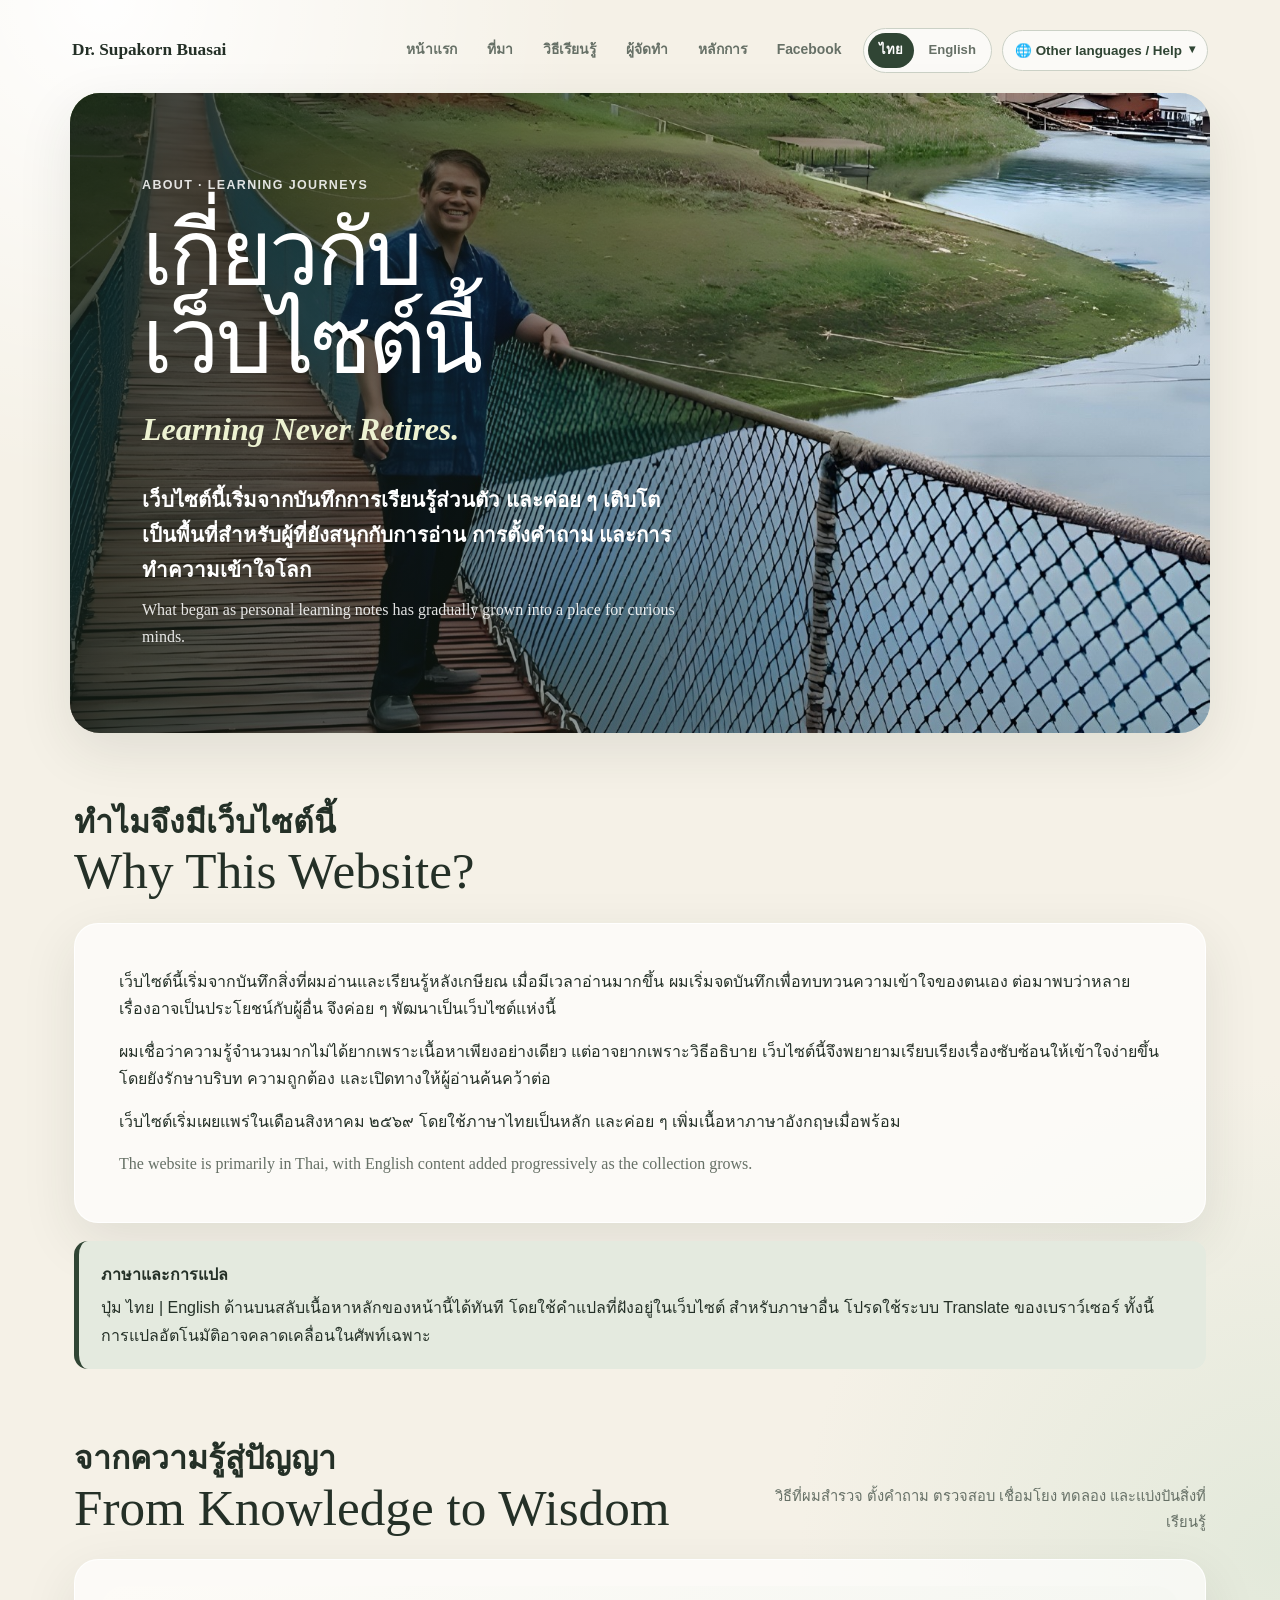
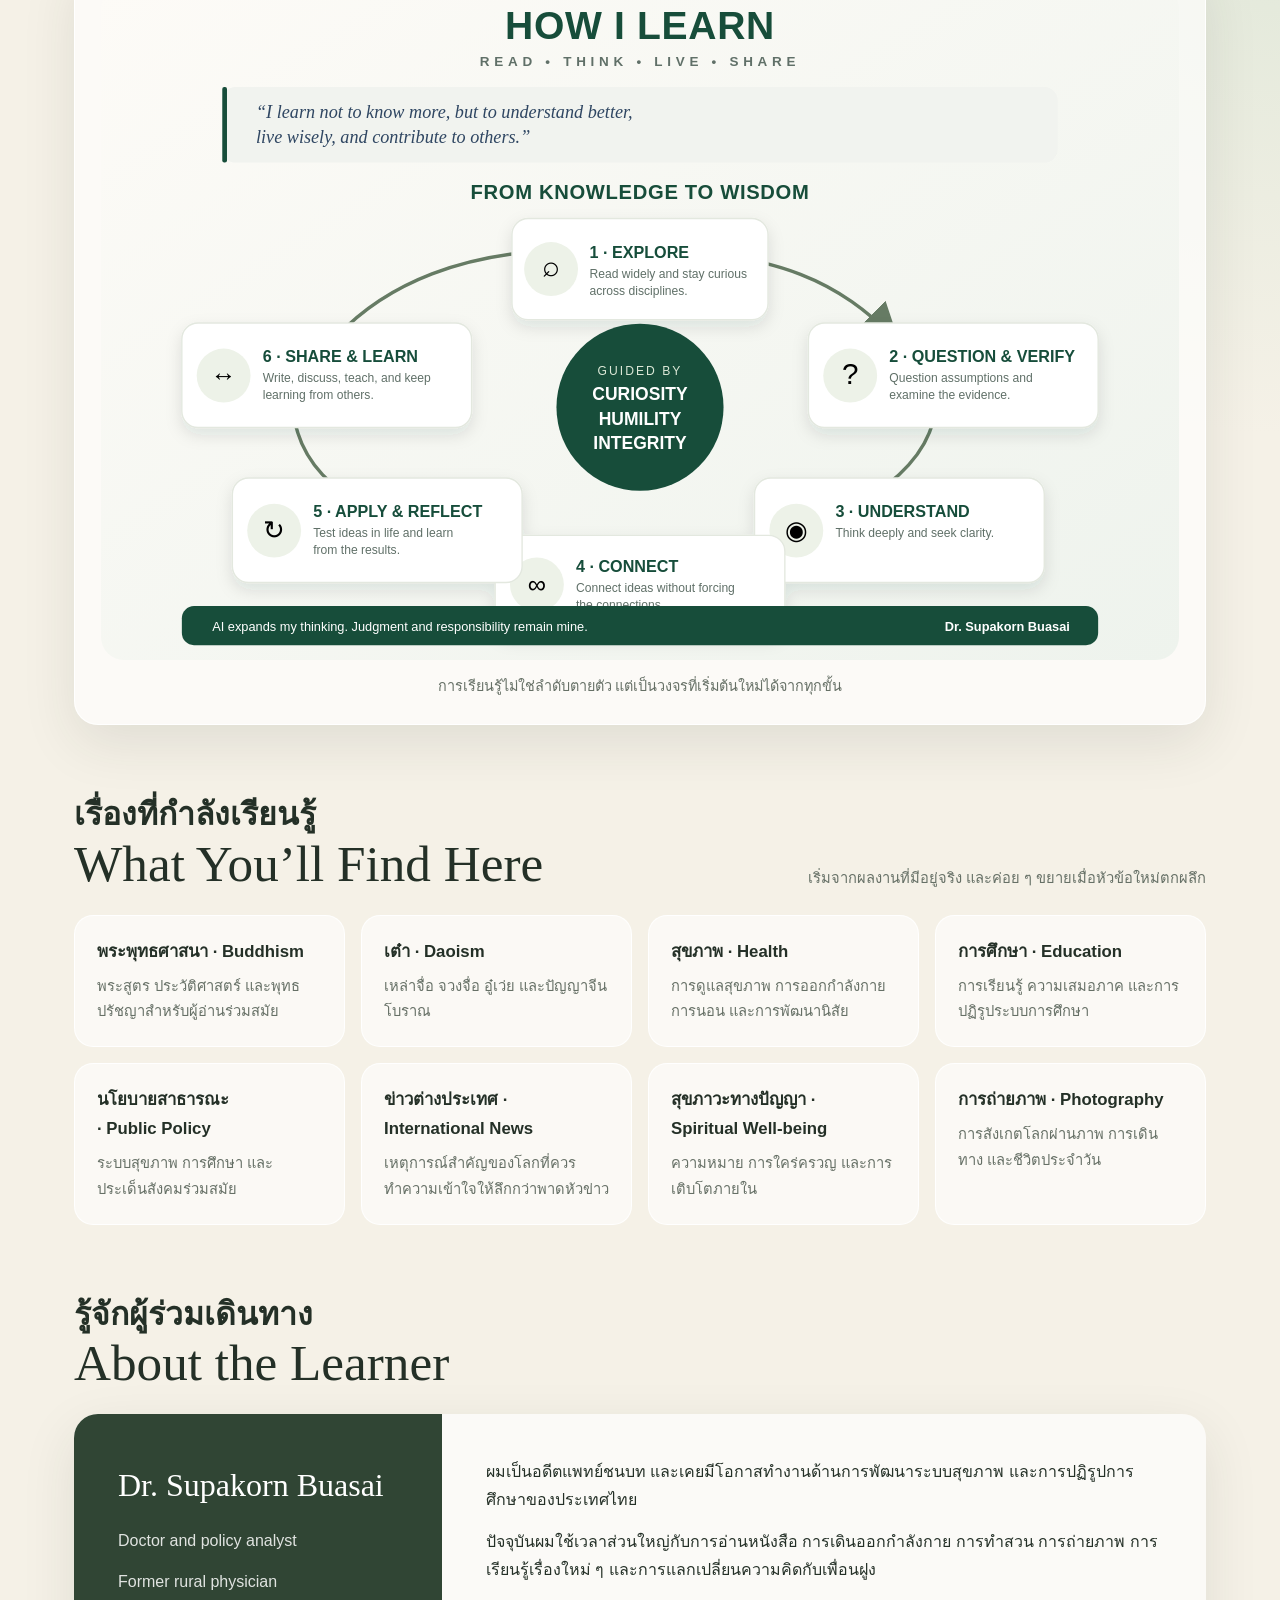
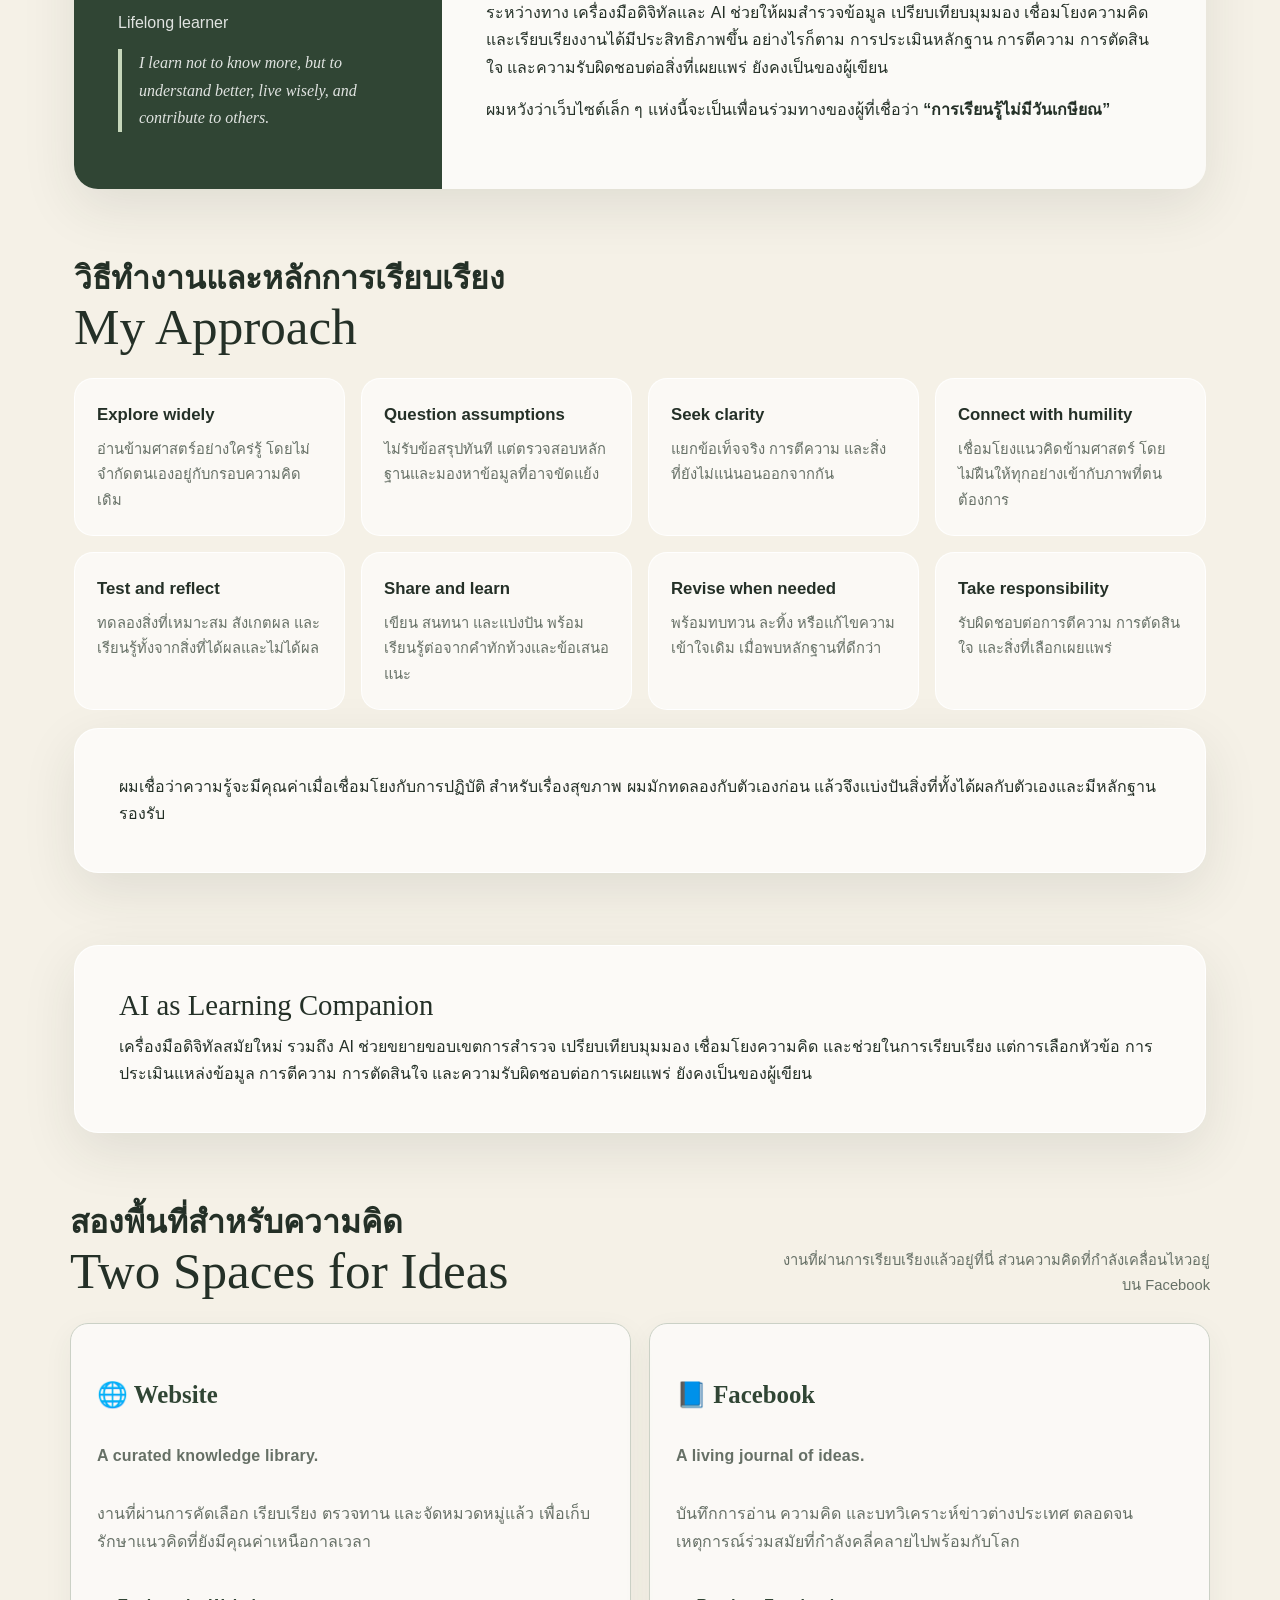
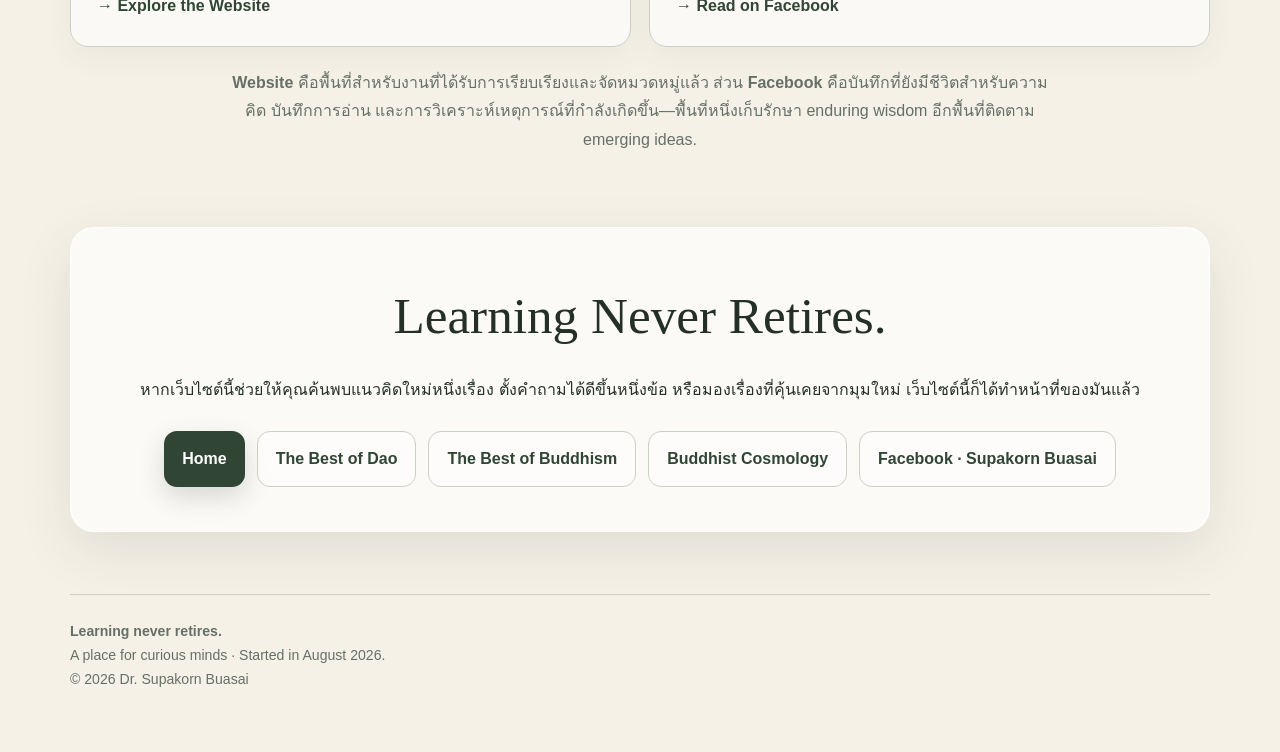
<file: about/index.html>
<!DOCTYPE html>

<html lang="th">
<head>
<meta charset="utf-8"/>
<meta content="width=device-width, initial-scale=1.0" name="viewport"/>
<title>เกี่ยวกับเว็บไซต์และผู้จัดทำ | Dr. Supakorn Buasai</title>
<meta content="ที่มาของ Learning Journeys โดย ดร.สุภกร บัวสาย เว็บไซต์สำหรับผู้ที่ยังสนุกกับการอ่าน การตั้งคำถาม และการเรียนรู้ตลอดชีวิต" name="description"/>
<meta content="Dr. Supakorn Buasai" name="author"/>
<meta content="index, follow" name="robots"/>
<link href="https://drsupakorn.github.io/about/" rel="canonical"/>
<meta content="th_TH" property="og:locale"/>
<meta content="en_US" property="og:locale:alternate"/>
<meta content="profile" property="og:type"/>
<meta content="About This Website | Dr. Supakorn Buasai" property="og:title"/>
<meta content="A place for curious minds—built from reading, reflection, practice, and lifelong learning." property="og:description"/>
<meta content="https://drsupakorn.github.io/about/" property="og:url"/>
<meta content="Dr. Supakorn Buasai — Learning Journeys" property="og:site_name"/>
<meta content="https://drsupakorn.github.io/images/about-bridge.jpg" property="og:image"/>
<meta content="Dr. Supakorn Buasai standing on a suspension bridge" property="og:image:alt"/>
<meta content="summary_large_image" name="twitter:card"/>
<meta content="About This Website | Dr. Supakorn Buasai" name="twitter:title"/>
<meta content="The story behind Learning Journeys: a place for curious minds." name="twitter:description"/>
<meta content="https://drsupakorn.github.io/images/about-bridge.jpg" name="twitter:image"/>
<script type="application/ld+json">
  {
    "@context": "https://schema.org",
    "@type": "AboutPage",
    "name": "เกี่ยวกับเว็บไซต์และผู้จัดทำ",
    "alternateName": "About This Website",
    "url": "https://drsupakorn.github.io/about/",
    "inLanguage": ["th", "en"],
    "dateCreated": "2026-08-03",
    "isPartOf": {
      "@type": "WebSite",
      "name": "Dr. Supakorn Buasai — Learning Journeys",
      "url": "https://drsupakorn.github.io/"
    },
    "about": {
      "@type": "Person",
      "name": "Dr. Supakorn Buasai",
      "alternateName": "ดร.สุภกร บัวสาย",
      "sameAs": [
        "https://www.facebook.com/SupakornBuasai"
      ],
      "description": "Doctor and policy analyst; former rural physician; lifelong learner interested in health, education, spiritual well-being, public policy, photography, and personal development."
    }
  }
  </script>
<style>
    :root {
      --bg: #f5f1e7;
      --paper: rgba(255,255,255,.82);
      --text: #243027;
      --muted: #667066;
      --deep: #304534;
      --deep2: #223126;
      --soft: #e4eadf;
      --line: #cbd1c6;
      --shadow: 0 18px 54px rgba(35,48,39,.10);
    }

    * { box-sizing: border-box; }
    html { scroll-behavior: smooth; }

    body {
      margin: 0;
      color: var(--text);
      background:
        radial-gradient(circle at 8% 0%, rgba(255,255,255,.96), transparent 30rem),
        radial-gradient(circle at 100% 28%, rgba(220,230,214,.72), transparent 30rem),
        var(--bg);
      font-family: -apple-system, BlinkMacSystemFont, "Segoe UI",
        "Noto Sans Thai", Arial, sans-serif;
      line-height: 1.72;
      -webkit-font-smoothing: antialiased;
    }

    a { color: inherit; }
    button { font: inherit; }
    img { display: block; max-width: 100%; }

    .page {
      width: min(100% - 32px, 1140px);
      margin: 0 auto;
      padding: 24px 0 60px;
    }

    .topbar {
      display: flex;
      justify-content: space-between;
      align-items: center;
      gap: 18px;
      padding: 4px 2px 20px;
    }

    .brand {
      font-family: Georgia, "Times New Roman", serif;
      font-size: 1.08rem;
      font-weight: 700;
      text-decoration: none;
      white-space: nowrap;
    }

    .nav-area {
      display: flex;
      align-items: center;
      justify-content: flex-end;
      gap: 10px;
    }

    .topnav {
      display: flex;
      flex-wrap: wrap;
      justify-content: flex-end;
      gap: 8px;
    }

    .topnav a {
      padding: 8px 11px;
      border-radius: 999px;
      color: var(--muted);
      font-size: .87rem;
      font-weight: 700;
      text-decoration: none;
    }

    .topnav a:hover,
    .topnav a:focus-visible {
      background: var(--soft);
      color: var(--deep);
      outline: none;
    }

    .instant-language {
      display: inline-flex;
      align-items: center;
      gap: 4px;
      padding: 4px;
      border: 1px solid var(--line);
      border-radius: 999px;
      background: rgba(255,255,255,.68);
    }

    .instant-language button {
      min-height: 32px;
      padding: 6px 11px;
      border: 0;
      border-radius: 999px;
      background: transparent;
      color: var(--muted);
      font-size: .82rem;
      font-weight: 850;
      cursor: pointer;
    }

    .instant-language button:hover,
    .instant-language button:focus-visible {
      color: var(--deep);
      outline: none;
    }

    .instant-language button[aria-pressed="true"] {
      background: var(--deep);
      color: white;
    }

    .hero {
      position: relative;
      overflow: hidden;
      min-height: 590px;
      border-radius: 30px;
      box-shadow: var(--shadow);
      background: #dbe4d5;
    }

    .hero img {
      width: 100%;
      min-height: 590px;
      object-fit: cover;
      object-position: center 42%;
    }

    .hero::after {
      content: "";
      position: absolute;
      inset: 0;
      background: linear-gradient(90deg,
        rgba(18,30,22,.80) 0%,
        rgba(18,30,22,.42) 48%,
        rgba(18,30,22,.06) 75%,
        transparent 100%);
    }

    .hero-copy {
      position: absolute;
      z-index: 1;
      inset: 0;
      display: flex;
      max-width: 690px;
      flex-direction: column;
      justify-content: center;
      padding: clamp(34px, 6vw, 72px);
      color: white;
    }

    .eyebrow {
      margin: 0 0 14px;
      font-size: .78rem;
      font-weight: 850;
      letter-spacing: .11em;
      text-transform: uppercase;
      opacity: .86;
    }

    h1, h2, h3 { text-wrap: balance; }

    h1 {
      margin: 0;
      font-family: Georgia, "Times New Roman", serif;
      font-size: clamp(3.1rem, 7vw, 6rem);
      font-weight: 500;
      line-height: .98;
      letter-spacing: -.04em;
    }

    .hero-tag {
      margin: 16px 0 0;
      color: #edf2d2;
      font-family: Georgia, "Times New Roman", serif;
      font-size: clamp(1.35rem, 3vw, 2rem);
      font-style: italic;
      font-weight: 700;
    }

    .lead-th {
      margin: 25px 0 8px;
      max-width: 620px;
      font-size: clamp(1.04rem, 2.3vw, 1.28rem);
      font-weight: 650;
    }

    .lead-en {
      margin: 0;
      max-width: 620px;
      font-family: Georgia, "Times New Roman", serif;
      opacity: .88;
    }

    .section { padding: 72px 4px 0; }

    .section-head {
      display: flex;
      justify-content: space-between;
      align-items: end;
      gap: 20px;
      margin-bottom: 24px;
    }

    h2 {
      margin: 0;
      font-family: Georgia, "Times New Roman", serif;
      font-size: clamp(2.1rem, 5vw, 3.2rem);
      font-weight: 500;
      line-height: 1.08;
    }

    .heading-th {
      display: block;
      margin-bottom: 4px;
      font-family: -apple-system, BlinkMacSystemFont, "Segoe UI",
        "Noto Sans Thai", Arial, sans-serif;
      font-size: .62em;
      font-weight: 850;
    }

    .heading-en { display: block; }

    .section-note {
      margin: 0;
      max-width: 440px;
      color: var(--muted);
      font-size: .92rem;
      text-align: right;
    }

    .content-card,
    .figure-card,
    .note-card,
    .invitation {
      padding: clamp(26px, 5vw, 44px);
      border: 1px solid rgba(255,255,255,.92);
      border-radius: 24px;
      background: rgba(255,255,255,.66);
      box-shadow: var(--shadow);
    }

    .content-card p,
    .note-card p {
      margin: 0 0 15px;
    }

    .content-card p:last-child,
    .note-card p:last-child { margin-bottom: 0; }

    .english-copy {
      color: var(--muted);
      font-family: Georgia, "Times New Roman", serif;
    }

    .figure-card { padding: clamp(14px, 3vw, 26px); }
    .figure-card figure { margin: 0; }
    .figure-card img { width: 100%; border-radius: 16px; }

    figcaption {
      margin-top: 14px;
      color: var(--muted);
      font-size: .9rem;
      text-align: center;
    }

    .topic-grid,
    .practice-grid {
      display: grid;
      grid-template-columns: repeat(4, 1fr);
      gap: 16px;
    }

    .topic,
    .practice {
      padding: 22px;
      border: 1px solid rgba(255,255,255,.92);
      border-radius: 19px;
      background: rgba(255,255,255,.60);
    }

    .topic h3,
    .practice h3 {
      margin: 0 0 7px;
      font-size: 1.05rem;
    }

    .topic p,
    .practice p {
      margin: 0;
      color: var(--muted);
      font-size: .92rem;
    }

    .learner-card {
      display: grid;
      grid-template-columns: .65fr 1.35fr;
      overflow: hidden;
      border-radius: 24px;
      background: rgba(255,255,255,.66);
      box-shadow: var(--shadow);
    }

    .learner-aside {
      padding: clamp(27px, 5vw, 44px);
      background: var(--deep);
      color: white;
    }

    .learner-aside h3 {
      margin: 0 0 14px;
      font-family: Georgia, "Times New Roman", serif;
      font-size: 2rem;
      font-weight: 500;
    }

    .learner-aside p {
      margin: 0 0 13px;
      color: rgba(255,255,255,.85);
    }

    .quote {
      margin-top: 20px;
      padding-left: 17px;
      border-left: 4px solid #c7d7bb;
      font-family: Georgia, "Times New Roman", serif;
      font-style: italic;
    }

    .learner-body {
      padding: clamp(27px, 5vw, 44px);
    }

    .learner-body p {
      margin: 0 0 15px;
    }

    .actions {
      display: flex;
      flex-wrap: wrap;
      gap: 12px;
      margin-top: 28px;
    }

    .button,
    .button-secondary {
      display: inline-flex;
      align-items: center;
      justify-content: center;
      min-height: 50px;
      padding: 13px 18px;
      border-radius: 13px;
      font-weight: 800;
      text-decoration: none;
    }

    .button {
      background: var(--deep);
      color: white;
      box-shadow: 0 10px 26px rgba(47,61,49,.18);
    }

    .button:hover,
    .button:focus-visible { background: var(--deep2); }

    .button-secondary {
      border: 1px solid var(--line);
      background: rgba(255,255,255,.52);
      color: var(--deep);
    }

    .button-secondary:hover,
    .button-secondary:focus-visible { background: var(--soft); }

    .language-note {
      margin-top: 18px;
      padding: 20px 22px;
      border-left: 5px solid var(--deep);
      border-radius: 14px;
      background: var(--soft);
    }

    .language-note strong {
      display: block;
      margin-bottom: 6px;
    }

    .invitation {
      margin-top: 72px;
      text-align: center;
    }

    .invitation strong {
      display: block;
      margin-bottom: 12px;
      font-family: Georgia, "Times New Roman", serif;
      font-size: clamp(2rem, 4.5vw, 3.2rem);
      font-weight: 500;
    }

    .publishing-ecosystem {
      margin-top: 72px;
    }

    .channel-grid {
      display: grid;
      grid-template-columns: repeat(2, minmax(0, 1fr));
      gap: 18px;
      margin-top: 24px;
    }

    .channel-card {
      display: flex;
      flex-direction: column;
      min-height: 100%;
      padding: 26px;
      border: 1px solid var(--line);
      border-radius: 18px;
      background: rgba(255,255,255,.62);
      box-shadow: 0 10px 30px rgba(47,61,49,.06);
    }

    .channel-card h3 {
      margin-bottom: 9px;
      color: var(--deep);
      font-family: Georgia, "Times New Roman", serif;
      font-size: 1.55rem;
      font-weight: 600;
    }

    .channel-kicker {
      margin-bottom: 14px;
      color: var(--deep2);
      font-weight: 800;
      letter-spacing: .01em;
    }

    .channel-card p {
      color: var(--muted);
      line-height: 1.75;
    }

    .channel-card .channel-link {
      align-self: flex-start;
      margin-top: auto;
      padding-top: 20px;
      color: var(--deep);
      font-weight: 800;
      text-decoration: none;
    }

    .channel-card .channel-link:hover,
    .channel-card .channel-link:focus-visible {
      text-decoration: underline;
      text-underline-offset: 4px;
    }

    .ecosystem-summary {
      max-width: 820px;
      margin: 22px auto 0;
      color: var(--muted);
      text-align: center;
      line-height: 1.8;
    }

    footer {
      margin-top: 62px;
      padding-top: 24px;
      border-top: 1px solid var(--line);
      color: var(--muted);
      font-size: .88rem;
    }

    @media (max-width: 1060px) {
      .topbar { align-items: flex-start; }
      .nav-area {
        align-items: flex-end;
        flex-direction: column;
      }
    }

    @media (max-width: 920px) {
      .topic-grid,
      .practice-grid { grid-template-columns: repeat(2, 1fr); }
      .channel-grid { grid-template-columns: 1fr; }
      .learner-card { grid-template-columns: 1fr; }
    }

    @media (max-width: 720px) {
      .topbar {
        align-items: flex-start;
        flex-direction: column;
      }

      .nav-area {
        width: 100%;
        align-items: flex-start;
      }

      .topnav { justify-content: flex-start; }
      .instant-language { align-self: flex-start; }
    }

    @media (max-width: 620px) {
      .hero,
      .hero img { min-height: 650px; }

      .hero::after {
        background: linear-gradient(180deg,
          rgba(18,30,22,.25) 0%,
          rgba(18,30,22,.76) 55%,
          rgba(18,30,22,.92) 100%);
      }

      .hero-copy { justify-content: flex-end; }

      .section-head {
        align-items: flex-start;
        flex-direction: column;
      }

      .section-note { text-align: left; }

      .topic-grid,
      .practice-grid { grid-template-columns: 1fr; }

      .actions a { width: 100%; }
    }

    @media (prefers-reduced-motion: reduce) {
      html { scroll-behavior: auto; }
    }
  

    .language-help {
      position: relative;
      z-index: 30;
    }

    .language-help summary {
      display: inline-flex;
      align-items: center;
      gap: 7px;
      min-height: 40px;
      padding: 8px 12px;
      border: 1px solid var(--line);
      border-radius: 999px;
      background: rgba(255,255,255,.68);
      color: var(--deep);
      font-size: .84rem;
      font-weight: 850;
      cursor: pointer;
      list-style: none;
      user-select: none;
      white-space: nowrap;
    }

    .language-help summary::-webkit-details-marker { display: none; }
    .language-help summary::after { content: "▾"; font-size: .72rem; }
    .language-help[open] summary::after { content: "▴"; }

    .language-help summary:hover,
    .language-help summary:focus-visible {
      background: var(--soft);
      outline: none;
    }

    .language-panel {
      position: absolute;
      top: calc(100% + 10px);
      right: 0;
      width: min(390px, calc(100vw - 32px));
      padding: 20px;
      border: 1px solid rgba(255,255,255,.96);
      border-radius: 18px;
      background: rgba(250,249,245,.99);
      box-shadow: 0 18px 48px rgba(35,48,39,.20);
    }

    .language-panel h2 {
      margin: 0 0 8px;
      font-family: inherit;
      font-size: 1.04rem;
      font-weight: 850;
      line-height: 1.35;
    }

    .language-panel p {
      margin: 0 0 12px;
      color: var(--muted);
      font-size: .82rem;
      line-height: 1.58;
    }

    .browser-list {
      display: grid;
      gap: 9px;
      margin: 0;
      padding: 0;
      list-style: none;
    }

    .browser-list li {
      padding: 11px 12px;
      border: 1px solid var(--line);
      border-radius: 12px;
      background: white;
      font-size: .80rem;
      line-height: 1.5;
    }

    .browser-list strong {
      display: block;
      margin-bottom: 2px;
      color: var(--deep);
      font-size: .85rem;
    }

    .copy-row {
      display: flex;
      gap: 8px;
      margin-top: 12px;
    }

    .page-url {
      min-width: 0;
      flex: 1;
      height: 42px;
      padding: 9px 11px;
      border: 1px solid var(--line);
      border-radius: 10px;
      background: white;
      color: var(--muted);
      font-size: .76rem;
    }

    .copy-button {
      min-width: 92px;
      height: 42px;
      padding: 9px 12px;
      border: 0;
      border-radius: 10px;
      background: var(--deep);
      color: white;
      font-size: .80rem;
      font-weight: 850;
      cursor: pointer;
    }

    .copy-status {
      min-height: 1.3em;
      margin: 7px 0 0 !important;
      color: var(--deep) !important;
      font-size: .76rem !important;
      font-weight: 750;
    }

    .translation-note {
      margin-top: 12px !important;
      padding-top: 12px;
      border-top: 1px solid var(--line);
      font-size: .76rem !important;
    }

    @media (max-width: 720px) {
      .language-help { align-self: flex-start; }
      .language-panel { right: auto; left: 0; }
    }

    @media (max-width: 620px) {
      .copy-row { flex-direction: column; }
      .copy-button { width: 100%; }
    }
</style>
</head>
<body>
<main class="page">
<div class="topbar">
<a class="brand" href="https://drsupakorn.github.io/">
        Dr. Supakorn Buasai
      </a>
<div class="nav-area">
<nav aria-label="Main navigation" class="topnav">
<a data-en-html="Home" data-th-html="หน้าแรก" href="https://drsupakorn.github.io/">หน้าแรก</a>
<a data-en-html="Why" data-th-html="ที่มา" href="#website">ที่มา</a>
<a data-en-html="How I Learn" data-th-html="วิธีเรียนรู้" href="#process">วิธีเรียนรู้</a>
<a data-en-html="About the Learner" data-th-html="ผู้จัดทำ" href="#learner">ผู้จัดทำ</a>
<a data-en-html="My Approach" data-th-html="หลักการ" href="#principles">หลักการ</a>
<a data-en-html="Facebook" data-th-html="Facebook" href="#follow">Facebook</a>
</nav>
<div aria-label="Switch website language" class="instant-language" role="group">
<button aria-pressed="true" data-site-language="th" type="button">ไทย</button>
<button aria-pressed="false" data-site-language="en" type="button">English</button>
</div><details class="language-help"><summary aria-label="Other languages and translation help">🌐 Other languages / Help</summary><div class="language-panel">
<h2>Other languages · ภาษาอื่น</h2>
<p lang="en">This website supports instant switching between Thai and English on pages hosted directly here. For other languages, you may use your browser’s built-in translation feature. <strong>However, browser translation may not work on presentations hosted by Gamma.</strong></p>
<p>เว็บไซต์นี้สลับภาษาไทย–อังกฤษได้ทันทีเฉพาะหน้าที่โฮสต์อยู่บนเว็บไซต์นี้ สำหรับภาษาอื่นสามารถลองใช้ระบบแปลของเบราว์เซอร์ได้ <strong>แต่ระบบแปลของเบราว์เซอร์อาจใช้ไม่ได้กับงานนำเสนอที่โฮสต์บน Gamma</strong></p>
<ul class="browser-list">
<li>
<strong>Chrome</strong>
<span lang="en">Open the browser menu <b>⋮</b>, choose <b>Translate</b>, then select your preferred language.</span><br/>
      เปิดเมนู <b>⋮</b> เลือก <b>Translate</b> แล้วเลือกภาษาที่ต้องการ
    </li>
<li>
<strong>Safari on iPhone or iPad</strong>
<span lang="en">Tap the page menu in the address bar, then choose <b>Translate Website</b>.</span><br/>
      แตะเมนูหน้าเว็บในแถบที่อยู่ แล้วเลือก <b>Translate Website</b>
</li>
<li>
<strong>Microsoft Edge</strong>
<span lang="en">Open the browser menu and choose <b>Translate</b>, or tap the translation icon in the address bar.</span><br/>
      เปิดเมนูของเบราว์เซอร์แล้วเลือก <b>Translate</b> หรือแตะไอคอนแปลภาษาในแถบที่อยู่
    </li>
</ul>
<div class="copy-row">
<input aria-label="Current page address" class="page-url" id="page-url" readonly="" type="text"/>
<button class="copy-button" id="copy-url" type="button">Copy URL</button>
</div>
<p aria-live="polite" class="copy-status" id="copy-status" role="status"></p>
<p class="translation-note">
<strong>Important · ข้อควรทราบ:</strong><br/>
<span lang="en">
              Browser translation works best on pages hosted directly on this website.
              It may fail or translate incompletely on Gamma presentations because Gamma loads content dynamically.
              Thai and English versions of important Gamma projects should therefore be provided as separate published pages.
            </span><br/>
            ระบบแปลของเบราว์เซอร์ทำงานได้ดีที่สุดกับหน้าที่โฮสต์อยู่บนเว็บไซต์นี้โดยตรง
            และอาจไม่ทำงานหรือแปลได้ไม่ครบในหน้า Gamma เนื่องจาก Gamma โหลดเนื้อหาแบบไดนามิก
            ดังนั้นงาน Gamma สำคัญควรมีฉบับไทยและอังกฤษแยกกัน
            </p>
</div></details>
</div>
</div>
<header class="hero">
<img alt="Dr. Supakorn Buasai standing on a suspension bridge" src="../images/about-bridge.jpg"/>
<div class="hero-copy">
<p class="eyebrow">About · Learning Journeys</p>
<h1 data-en-html="About This Website" data-th-html="เกี่ยวกับเว็บไซต์นี้">เกี่ยวกับเว็บไซต์นี้</h1>
<p class="hero-tag">Learning Never Retires.</p>
<p class="lead-th" data-en-html="This website began as a collection of personal learning notes and gradually grew into a place for people who still enjoy reading, asking questions, and making sense of the world." data-th-html="เว็บไซต์นี้เริ่มจากบันทึกการเรียนรู้ส่วนตัว และค่อย ๆ เติบโตเป็นพื้นที่สำหรับผู้ที่ยังสนุกกับการอ่าน การตั้งคำถาม และการทำความเข้าใจโลก">
          เว็บไซต์นี้เริ่มจากบันทึกการเรียนรู้ส่วนตัว
          และค่อย ๆ เติบโตเป็นพื้นที่สำหรับผู้ที่ยังสนุกกับการอ่าน
          การตั้งคำถาม และการทำความเข้าใจโลก
        </p>
<p class="lead-en" data-en-html="What began as personal learning notes has gradually grown into a place for curious minds." data-th-html="What began as personal learning notes has gradually grown into a place for curious minds.">
          What began as personal learning notes has gradually grown
          into a place for curious minds.
        </p>
</div>
</header>
<section class="section" id="website">
<div class="section-head">
<h2 data-en-html="Why This Website?" data-th-html="&lt;span class='heading-th'&gt;ทำไมจึงมีเว็บไซต์นี้&lt;/span&gt;&lt;span class='heading-en'&gt;Why This Website?&lt;/span&gt;">
<span class="heading-th">ทำไมจึงมีเว็บไซต์นี้</span>
<span class="heading-en">Why This Website?</span>
</h2>
</div>
<article class="content-card">
<p data-en-html="This website began with notes on what I was reading and learning after retirement. As I had more time to read, I started writing to examine my own understanding. I later realized that some of these ideas might also be useful to others, and the notes gradually developed into this website." data-th-html="เว็บไซต์นี้เริ่มจากบันทึกสิ่งที่ผมอ่านและเรียนรู้หลังเกษียณ เมื่อมีเวลาอ่านมากขึ้น ผมเริ่มจดบันทึกเพื่อทบทวนความเข้าใจของตนเอง ต่อมาพบว่าหลายเรื่องอาจเป็นประโยชน์กับผู้อื่น จึงค่อย ๆ พัฒนาเป็นเว็บไซต์แห่งนี้">
          เว็บไซต์นี้เริ่มจากบันทึกสิ่งที่ผมอ่านและเรียนรู้หลังเกษียณ
          เมื่อมีเวลาอ่านมากขึ้น ผมเริ่มจดบันทึกเพื่อทบทวนความเข้าใจของตนเอง
          ต่อมาพบว่าหลายเรื่องอาจเป็นประโยชน์กับผู้อื่น
          จึงค่อย ๆ พัฒนาเป็นเว็บไซต์แห่งนี้
        </p>
<p data-en-html="I believe many subjects are difficult not only because of their content, but also because of the way they are explained. This website therefore tries to make complex ideas easier to understand while preserving context, accuracy, and opportunities for further exploration." data-th-html="ผมเชื่อว่าความรู้จำนวนมากไม่ได้ยากเพราะเนื้อหาเพียงอย่างเดียว แต่อาจยากเพราะวิธีอธิบาย เว็บไซต์นี้จึงพยายามเรียบเรียงเรื่องซับซ้อนให้เข้าใจง่ายขึ้น โดยยังรักษาบริบท ความถูกต้อง และเปิดทางให้ผู้อ่านค้นคว้าต่อ">
          ผมเชื่อว่าความรู้จำนวนมากไม่ได้ยากเพราะเนื้อหาเพียงอย่างเดียว
          แต่อาจยากเพราะวิธีอธิบาย
          เว็บไซต์นี้จึงพยายามเรียบเรียงเรื่องซับซ้อนให้เข้าใจง่ายขึ้น
          โดยยังรักษาบริบท ความถูกต้อง และเปิดทางให้ผู้อ่านค้นคว้าต่อ
        </p>
<p data-en-html="The website was launched in August 2026. It is primarily written in Thai, with English content added as each section becomes ready." data-th-html="เว็บไซต์เริ่มเผยแพร่ในเดือนสิงหาคม ๒๕๖๙ โดยใช้ภาษาไทยเป็นหลัก และค่อย ๆ เพิ่มเนื้อหาภาษาอังกฤษเมื่อพร้อม">
          เว็บไซต์เริ่มเผยแพร่ในเดือนสิงหาคม ๒๕๖๙
          โดยใช้ภาษาไทยเป็นหลัก และค่อย ๆ เพิ่มเนื้อหาภาษาอังกฤษเมื่อพร้อม
        </p>
<p class="english-copy" data-en-html="The website is primarily in Thai, with English content added progressively as the collection grows." data-th-html="The website is primarily in Thai, with English content added progressively as the collection grows.">
          The website is primarily in Thai, with English content added progressively as the collection grows.
        </p>
</article>
<div class="language-note">
<strong data-en-html="Language and Translation" data-th-html="ภาษาและการแปล">ภาษาและการแปล</strong>
<span data-en-html="Use the Thai | English switch above to change the main content instantly using translations built into this page. For other languages, please use your browser’s Translate feature. Automatic translation may be less precise for specialized terms." data-th-html="ปุ่ม ไทย | English ด้านบนสลับเนื้อหาหลักของหน้านี้ได้ทันที โดยใช้คำแปลที่ฝังอยู่ในเว็บไซต์ สำหรับภาษาอื่น โปรดใช้ระบบ Translate ของเบราว์เซอร์ ทั้งนี้ การแปลอัตโนมัติอาจคลาดเคลื่อนในศัพท์เฉพาะ">
          ปุ่ม ไทย | English ด้านบนสลับเนื้อหาหลักของหน้านี้ได้ทันที
          โดยใช้คำแปลที่ฝังอยู่ในเว็บไซต์ สำหรับภาษาอื่น โปรดใช้ระบบ Translate
          ของเบราว์เซอร์ ทั้งนี้ การแปลอัตโนมัติอาจคลาดเคลื่อนในศัพท์เฉพาะ
        </span>
</div>
</section>
<section class="section" id="process">
<div class="section-head">
<h2 data-en-html="From Knowledge to Wisdom" data-th-html="&lt;span class='heading-th'&gt;จากความรู้สู่ปัญญา&lt;/span&gt;&lt;span class='heading-en'&gt;From Knowledge to Wisdom&lt;/span&gt;">
<span class="heading-th">จากความรู้สู่ปัญญา</span>
<span class="heading-en">From Knowledge to Wisdom</span>
</h2>
<p class="section-note" data-en-html="How I explore, question, verify, connect, test, and share what I learn." data-th-html="วิธีที่ผมสำรวจ ตั้งคำถาม ตรวจสอบ เชื่อมโยง ทดลอง และแบ่งปันสิ่งที่เรียนรู้">
          วิธีที่ผมสำรวจ ตั้งคำถาม ตรวจสอบ เชื่อมโยง ทดลอง
          และแบ่งปันสิ่งที่เรียนรู้
        </p>
</div>
<div class="figure-card">
<figure>
<img alt="Infographic showing Dr. Supakorn Buasai's six-part learning cycle: Explore, Question and Verify, Understand, Connect, Apply and Reflect, and Share and Learn" decoding="async" loading="lazy" src="../images/how-i-learn.svg"/>
<figcaption data-en-html="Learning is not a rigid sequence. Any step can begin the next cycle." data-th-html="การเรียนรู้ไม่ใช่ลำดับตายตัว แต่เป็นวงจรที่เริ่มต้นใหม่ได้จากทุกขั้น">
            การเรียนรู้ไม่ใช่ลำดับตายตัว แต่เป็นวงจรที่เริ่มต้นใหม่ได้จากทุกขั้น
          </figcaption>
</figure>
</div>
</section>
<section class="section">
<div class="section-head">
<h2 data-en-html="What You’ll Find Here" data-th-html="&lt;span class='heading-th'&gt;เรื่องที่กำลังเรียนรู้&lt;/span&gt;&lt;span class='heading-en'&gt;What You’ll Find Here&lt;/span&gt;">
<span class="heading-th">เรื่องที่กำลังเรียนรู้</span>
<span class="heading-en">What You’ll Find Here</span>
</h2>
<p class="section-note" data-en-html="Beginning with completed work and expanding as new topics mature." data-th-html="เริ่มจากผลงานที่มีอยู่จริง และค่อย ๆ ขยายเมื่อหัวข้อใหม่ตกผลึก">
          เริ่มจากผลงานที่มีอยู่จริง และค่อย ๆ ขยายเมื่อหัวข้อใหม่ตกผลึก
        </p>
</div>
<div class="topic-grid">
<article class="topic">
<h3 data-en-html="Buddhism" data-th-html="พระพุทธศาสนา · Buddhism">พระพุทธศาสนา · Buddhism</h3>
<p data-en-html="Buddhist texts, history, and philosophy for contemporary readers." data-th-html="พระสูตร ประวัติศาสตร์ และพุทธปรัชญาสำหรับผู้อ่านร่วมสมัย">
            พระสูตร ประวัติศาสตร์ และพุทธปรัชญาสำหรับผู้อ่านร่วมสมัย
          </p>
</article>
<article class="topic">
<h3 data-en-html="Daoism" data-th-html="เต๋า · Daoism">เต๋า · Daoism</h3>
<p data-en-html="Laozi, Zhuangzi, Wu Wei, and ancient Chinese wisdom." data-th-html="เหล่าจื่อ จวงจื่อ อู๋เว่ย และปัญญาจีนโบราณ">
            เหล่าจื่อ จวงจื่อ อู๋เว่ย และปัญญาจีนโบราณ
          </p>
</article>
<article class="topic">
<h3 data-en-html="Health" data-th-html="สุขภาพ · Health">สุขภาพ · Health</h3>
<p data-en-html="Health, exercise, sleep, and habit development." data-th-html="การดูแลสุขภาพ การออกกำลังกาย การนอน และการพัฒนานิสัย">
            การดูแลสุขภาพ การออกกำลังกาย การนอน และการพัฒนานิสัย
          </p>
</article>
<article class="topic">
<h3 data-en-html="Education" data-th-html="การศึกษา · Education">การศึกษา · Education</h3>
<p data-en-html="Learning, equity, and education-system reform." data-th-html="การเรียนรู้ ความเสมอภาค และการปฏิรูประบบการศึกษา">
            การเรียนรู้ ความเสมอภาค และการปฏิรูประบบการศึกษา
          </p>
</article>
<article class="topic">
<h3 data-en-html="Public Policy" data-th-html="นโยบายสาธารณะ · Public Policy">นโยบายสาธารณะ · Public Policy</h3>
<p data-en-html="Health systems, education, and contemporary social issues." data-th-html="ระบบสุขภาพ การศึกษา และประเด็นสังคมร่วมสมัย">
            ระบบสุขภาพ การศึกษา และประเด็นสังคมร่วมสมัย
          </p>
</article>
<article class="topic">
<h3 data-en-html="International News" data-th-html="ข่าวต่างประเทศ · International News">ข่าวต่างประเทศ · International News</h3>
<p data-en-html="Important world events examined beyond the headlines." data-th-html="เหตุการณ์สำคัญของโลกที่ควรทำความเข้าใจให้ลึกกว่าพาดหัวข่าว">
            เหตุการณ์สำคัญของโลกที่ควรทำความเข้าใจให้ลึกกว่าพาดหัวข่าว
          </p>
</article>
<article class="topic">
<h3 data-en-html="Spiritual Well-being" data-th-html="สุขภาวะทางปัญญา · Spiritual Well-being">สุขภาวะทางปัญญา · Spiritual Well-being</h3>
<p data-en-html="Meaning, reflection, and inner growth." data-th-html="ความหมาย การใคร่ครวญ และการเติบโตภายใน">
            ความหมาย การใคร่ครวญ และการเติบโตภายใน
          </p>
</article>
<article class="topic">
<h3 data-en-html="Photography" data-th-html="การถ่ายภาพ · Photography">การถ่ายภาพ · Photography</h3>
<p data-en-html="Observing the world through images, travel, and everyday life." data-th-html="การสังเกตโลกผ่านภาพ การเดินทาง และชีวิตประจำวัน">
            การสังเกตโลกผ่านภาพ การเดินทาง และชีวิตประจำวัน
          </p>
</article>
</div>
</section>
<section class="section" id="learner">
<div class="section-head">
<h2 data-en-html="About the Learner" data-th-html="&lt;span class='heading-th'&gt;รู้จักผู้ร่วมเดินทาง&lt;/span&gt;&lt;span class='heading-en'&gt;About the Learner&lt;/span&gt;">
<span class="heading-th">รู้จักผู้ร่วมเดินทาง</span>
<span class="heading-en">About the Learner</span>
</h2>
</div>
<div class="learner-card">
<aside class="learner-aside">
<h3>Dr. Supakorn Buasai</h3>
<p>Doctor and policy analyst</p>
<p>Former rural physician</p>
<p>Lifelong learner</p>
<p class="quote">
            I learn not to know more, but to understand better,
            live wisely, and contribute to others.
          </p>
</aside>
<article class="learner-body">
<p data-en-html="I am a former rural physician who later had the opportunity to work on health-system development and education reform in Thailand." data-th-html="ผมเป็นอดีตแพทย์ชนบท และเคยมีโอกาสทำงานด้านการพัฒนาระบบสุขภาพ และการปฏิรูปการศึกษาของประเทศไทย">
            ผมเป็นอดีตแพทย์ชนบท
            และเคยมีโอกาสทำงานด้านการพัฒนาระบบสุขภาพ
            และการปฏิรูปการศึกษาของประเทศไทย
          </p>
<p data-en-html="Today, I spend much of my time reading, walking for exercise, gardening, taking photographs, learning new subjects, and exchanging ideas with friends." data-th-html="ปัจจุบันผมใช้เวลาส่วนใหญ่กับการอ่านหนังสือ การเดินออกกำลังกาย การทำสวน การถ่ายภาพ การเรียนรู้เรื่องใหม่ ๆ และการแลกเปลี่ยนความคิดกับเพื่อนฝูง">
            ปัจจุบันผมใช้เวลาส่วนใหญ่กับการอ่านหนังสือ
            การเดินออกกำลังกาย การทำสวน การถ่ายภาพ
            การเรียนรู้เรื่องใหม่ ๆ
            และการแลกเปลี่ยนความคิดกับเพื่อนฝูง
          </p>
<p data-en-html="Digital tools and AI help me explore information, compare perspectives, connect ideas, and write more effectively. The evaluation of evidence, interpretation, judgment, and responsibility for what is published remain my own." data-th-html="ระหว่างทาง เครื่องมือดิจิทัลและ AI ช่วยให้ผมสำรวจข้อมูล เปรียบเทียบมุมมอง เชื่อมโยงความคิด และเรียบเรียงงานได้มีประสิทธิภาพขึ้น อย่างไรก็ตาม การประเมินหลักฐาน การตีความ การตัดสินใจ และความรับผิดชอบต่อสิ่งที่เผยแพร่ ยังคงเป็นของผู้เขียน">
            ระหว่างทาง เครื่องมือดิจิทัลและ AI ช่วยให้ผมสำรวจข้อมูล
            เปรียบเทียบมุมมอง เชื่อมโยงความคิด และเรียบเรียงงานได้มีประสิทธิภาพขึ้น
            อย่างไรก็ตาม การประเมินหลักฐาน การตีความ การตัดสินใจ
            และความรับผิดชอบต่อสิ่งที่เผยแพร่ ยังคงเป็นของผู้เขียน
          </p>
<p data-en-html="I hope this small website can accompany others who believe that &lt;strong&gt;“learning never retires.”&lt;/strong&gt;" data-th-html="ผมหวังว่าเว็บไซต์เล็ก ๆ แห่งนี้จะเป็นเพื่อนร่วมทางของผู้ที่เชื่อว่า &lt;strong&gt;“การเรียนรู้ไม่มีวันเกษียณ”&lt;/strong&gt;">
            ผมหวังว่าเว็บไซต์เล็ก ๆ แห่งนี้จะเป็นเพื่อนร่วมทาง
            ของผู้ที่เชื่อว่า <strong>“การเรียนรู้ไม่มีวันเกษียณ”</strong>
</p>
</article>
</div>
</section>
<section class="section" id="principles">
<div class="section-head">
<h2 data-en-html="My Approach" data-th-html="&lt;span class='heading-th'&gt;วิธีทำงานและหลักการเรียบเรียง&lt;/span&gt;&lt;span class='heading-en'&gt;My Approach&lt;/span&gt;">
<span class="heading-th">วิธีทำงานและหลักการเรียบเรียง</span>
<span class="heading-en">My Approach</span>
</h2>
</div>
<div class="practice-grid">
<article class="practice">
<h3>Explore widely</h3>
<p data-en-html="Read across disciplines with curiosity, without being confined by familiar frameworks." data-th-html="อ่านข้ามศาสตร์อย่างใคร่รู้ โดยไม่จำกัดตนเองอยู่กับกรอบความคิดเดิม">
            อ่านข้ามศาสตร์อย่างใคร่รู้ โดยไม่จำกัดตนเองอยู่กับกรอบความคิดเดิม
          </p>
</article>
<article class="practice">
<h3>Question assumptions</h3>
<p data-en-html="Do not accept conclusions immediately; examine the evidence and look for information that may challenge them." data-th-html="ไม่รับข้อสรุปทันที แต่ตรวจสอบหลักฐานและมองหาข้อมูลที่อาจขัดแย้ง">
            ไม่รับข้อสรุปทันที แต่ตรวจสอบหลักฐานและมองหาข้อมูลที่อาจขัดแย้ง
          </p>
</article>
<article class="practice">
<h3>Seek clarity</h3>
<p data-en-html="Distinguish facts, interpretations, and remaining uncertainties." data-th-html="แยกข้อเท็จจริง การตีความ และสิ่งที่ยังไม่แน่นอนออกจากกัน">
            แยกข้อเท็จจริง การตีความ และสิ่งที่ยังไม่แน่นอนออกจากกัน
          </p>
</article>
<article class="practice">
<h3>Connect with humility</h3>
<p data-en-html="Connect ideas across disciplines without forcing everything to fit a preferred narrative." data-th-html="เชื่อมโยงแนวคิดข้ามศาสตร์ โดยไม่ฝืนให้ทุกอย่างเข้ากับภาพที่ตนต้องการ">
            เชื่อมโยงแนวคิดข้ามศาสตร์ โดยไม่ฝืนให้ทุกอย่างเข้ากับภาพที่ตนต้องการ
          </p>
</article>
<article class="practice">
<h3>Test and reflect</h3>
<p data-en-html="Test what is appropriate, observe the results, and learn from both success and failure." data-th-html="ทดลองสิ่งที่เหมาะสม สังเกตผล และเรียนรู้ทั้งจากสิ่งที่ได้ผลและไม่ได้ผล">
            ทดลองสิ่งที่เหมาะสม สังเกตผล และเรียนรู้ทั้งจากสิ่งที่ได้ผลและไม่ได้ผล
          </p>
</article>
<article class="practice">
<h3>Share and learn</h3>
<p data-en-html="Write, discuss, and share while continuing to learn from criticism and suggestions." data-th-html="เขียน สนทนา และแบ่งปัน พร้อมเรียนรู้ต่อจากคำทักท้วงและข้อเสนอแนะ">
            เขียน สนทนา และแบ่งปัน พร้อมเรียนรู้ต่อจากคำทักท้วงและข้อเสนอแนะ
          </p>
</article>
<article class="practice">
<h3>Revise when needed</h3>
<p data-en-html="Be ready to reconsider, abandon, or revise earlier views when better evidence appears." data-th-html="พร้อมทบทวน ละทิ้ง หรือแก้ไขความเข้าใจเดิม เมื่อพบหลักฐานที่ดีกว่า">
            พร้อมทบทวน ละทิ้ง หรือแก้ไขความเข้าใจเดิม เมื่อพบหลักฐานที่ดีกว่า
          </p>
</article>
<article class="practice">
<h3>Take responsibility</h3>
<p data-en-html="Take responsibility for interpretation, judgment, and what is chosen for publication." data-th-html="รับผิดชอบต่อการตีความ การตัดสินใจ และสิ่งที่เลือกเผยแพร่">
            รับผิดชอบต่อการตีความ การตัดสินใจ และสิ่งที่เลือกเผยแพร่
          </p>
</article>
</div>
<div class="note-card" style="margin-top:18px;">
<p data-en-html="I believe knowledge becomes meaningful when it is connected with practice. For health-related topics, I usually try things myself before sharing what appears both useful in my own experience and supported by evidence." data-th-html="ผมเชื่อว่าความรู้จะมีคุณค่าเมื่อเชื่อมโยงกับการปฏิบัติ สำหรับเรื่องสุขภาพ ผมมักทดลองกับตัวเองก่อน แล้วจึงแบ่งปันสิ่งที่ทั้งได้ผลกับตัวเองและมีหลักฐานรองรับ">
          ผมเชื่อว่าความรู้จะมีคุณค่าเมื่อเชื่อมโยงกับการปฏิบัติ
          สำหรับเรื่องสุขภาพ ผมมักทดลองกับตัวเองก่อน
          แล้วจึงแบ่งปันสิ่งที่ทั้งได้ผลกับตัวเองและมีหลักฐานรองรับ
        </p>
</div>
</section>
<section class="section">
<div class="note-card">
<h2 style="font-size:1.8rem; margin-bottom:12px;">
          AI as Learning Companion
        </h2>
<p data-en-html="Modern digital tools, including AI, broaden exploration, help compare perspectives, connect ideas, and support writing. Topic selection, source evaluation, interpretation, judgment, and responsibility for publication remain my own." data-th-html="เครื่องมือดิจิทัลสมัยใหม่ รวมถึง AI ช่วยขยายขอบเขตการสำรวจ เปรียบเทียบมุมมอง เชื่อมโยงความคิด และช่วยในการเรียบเรียง แต่การเลือกหัวข้อ การประเมินแหล่งข้อมูล การตีความ การตัดสินใจ และความรับผิดชอบต่อการเผยแพร่ ยังคงเป็นของผู้เขียน">
          เครื่องมือดิจิทัลสมัยใหม่ รวมถึง AI
          ช่วยขยายขอบเขตการสำรวจ เปรียบเทียบมุมมอง เชื่อมโยงความคิด
          และช่วยในการเรียบเรียง แต่การเลือกหัวข้อ การประเมินแหล่งข้อมูล
          การตีความ การตัดสินใจ และความรับผิดชอบต่อการเผยแพร่
          ยังคงเป็นของผู้เขียน
        </p>
</div>
</section>
<section class="publishing-ecosystem" id="follow">
<div class="section-head">
<h2 data-en-html="Two Spaces for Ideas" data-th-html="&lt;span class='heading-th'&gt;สองพื้นที่สำหรับความคิด&lt;/span&gt;&lt;span class='heading-en'&gt;Two Spaces for Ideas&lt;/span&gt;">
<span class="heading-th">สองพื้นที่สำหรับความคิด</span>
<span class="heading-en">Two Spaces for Ideas</span>
</h2>
<p class="section-note" data-en-html="Refined work lives here; developing ideas and current reflections appear on Facebook." data-th-html="งานที่ผ่านการเรียบเรียงแล้วอยู่ที่นี่ ส่วนความคิดที่กำลังเคลื่อนไหวอยู่บน Facebook">
          งานที่ผ่านการเรียบเรียงแล้วอยู่ที่นี่
          ส่วนความคิดที่กำลังเคลื่อนไหวอยู่บน Facebook
        </p>
</div>
<div class="channel-grid">
<article class="channel-card">
<h3>🌐 Website</h3>
<p class="channel-kicker">A curated knowledge library.</p>
<p data-en-html="Selected, edited, reviewed, and organized work intended to preserve ideas with lasting value." data-th-html="งานที่ผ่านการคัดเลือก เรียบเรียง ตรวจทาน และจัดหมวดหมู่แล้ว เพื่อเก็บรักษาแนวคิดที่ยังมีคุณค่าเหนือกาลเวลา">
            งานที่ผ่านการคัดเลือก เรียบเรียง ตรวจทาน และจัดหมวดหมู่แล้ว
            เพื่อเก็บรักษาแนวคิดที่ยังมีคุณค่าเหนือกาลเวลา
          </p>
<a class="channel-link" href="https://drsupakorn.github.io/">
            → Explore the Website
          </a>
</article>
<article class="channel-card">
<h3>📘 Facebook</h3>
<p class="channel-kicker">A living journal of ideas.</p>
<p data-en-html="Reading notes, reflections, international-news analysis, and contemporary events as they unfold." data-th-html="บันทึกการอ่าน ความคิด และบทวิเคราะห์ข่าวต่างประเทศ ตลอดจนเหตุการณ์ร่วมสมัยที่กำลังคลี่คลายไปพร้อมกับโลก">
            บันทึกการอ่าน ความคิด และบทวิเคราะห์ข่าวต่างประเทศ
            ตลอดจนเหตุการณ์ร่วมสมัยที่กำลังคลี่คลายไปพร้อมกับโลก
          </p>
<a class="channel-link" href="https://www.facebook.com/SupakornBuasai" rel="noopener noreferrer" target="_blank">
            → Read on Facebook
          </a>
</article>
</div>
<p class="ecosystem-summary" data-en-html="&lt;strong&gt;Website&lt;/strong&gt; is the home of refined and organized work. &lt;strong&gt;Facebook&lt;/strong&gt; is a living journal for ideas, reading notes, and analysis of events as they unfold—one preserves enduring wisdom, while the other follows emerging ideas." data-th-html="&lt;strong&gt;Website&lt;/strong&gt; คือพื้นที่สำหรับงานที่ได้รับการเรียบเรียงและจัดหมวดหมู่แล้ว ส่วน &lt;strong&gt;Facebook&lt;/strong&gt; คือบันทึกที่ยังมีชีวิตสำหรับความคิด บันทึกการอ่าน และการวิเคราะห์เหตุการณ์ที่กำลังเกิดขึ้น—พื้นที่หนึ่งเก็บรักษา enduring wisdom อีกพื้นที่ติดตาม emerging ideas.">
<strong>Website</strong> คือพื้นที่สำหรับงานที่ได้รับการเรียบเรียงและจัดหมวดหมู่แล้ว
        ส่วน <strong>Facebook</strong> คือบันทึกที่ยังมีชีวิตสำหรับความคิด
        บันทึกการอ่าน และการวิเคราะห์เหตุการณ์ที่กำลังเกิดขึ้น—พื้นที่หนึ่งเก็บรักษา
        enduring wisdom อีกพื้นที่ติดตาม emerging ideas.
      </p>
</section>
<section class="invitation">
<strong>Learning Never Retires.</strong>
<p data-en-html="If this website helps you discover one new idea, ask one better question, or see a familiar topic from a different perspective, it has already served its purpose." data-th-html="หากเว็บไซต์นี้ช่วยให้คุณค้นพบแนวคิดใหม่หนึ่งเรื่อง ตั้งคำถามได้ดีขึ้นหนึ่งข้อ หรือมองเรื่องที่คุ้นเคยจากมุมใหม่ เว็บไซต์นี้ก็ได้ทำหน้าที่ของมันแล้ว">
        หากเว็บไซต์นี้ช่วยให้คุณค้นพบแนวคิดใหม่หนึ่งเรื่อง
        ตั้งคำถามได้ดีขึ้นหนึ่งข้อ
        หรือมองเรื่องที่คุ้นเคยจากมุมใหม่
        เว็บไซต์นี้ก็ได้ทำหน้าที่ของมันแล้ว
      </p>
<div class="actions" style="justify-content:center;">
<a class="button" href="https://drsupakorn.github.io/">
          Home
        </a>
<a class="button-secondary" href="https://drsupakorn.github.io/the-best-of-dao/">
          The Best of Dao
        </a>
<a class="button-secondary" href="https://drsupakorn.github.io/the-best-of-buddhism/">
          The Best of Buddhism
        </a>
<a class="button-secondary" href="https://drsupakorn.github.io/buddhist-cosmology/">
          Buddhist Cosmology
        </a>
<a class="button-secondary" href="https://www.facebook.com/SupakornBuasai" rel="noopener noreferrer" target="_blank">
          Facebook · Supakorn Buasai
        </a>
</div>
</section>
<footer>
<strong>Learning never retires.</strong><br/>
      A place for curious minds · Started in August 2026.<br/>
      © 2026 Dr. Supakorn Buasai
    </footer>
</main>
<script>
    (() => {
      const STORAGE_KEY = "siteLanguage";
      const languageButtons = document.querySelectorAll("[data-site-language]");
      const translatableElements =
        document.querySelectorAll("[data-th-html][data-en-html]");
      const languageHelp = document.querySelector(".language-help");
      const pageUrl = document.getElementById("page-url");
      const copyButton = document.getElementById("copy-url");
      const copyStatus = document.getElementById("copy-status");

      let siteLanguage = localStorage.getItem(STORAGE_KEY);

      if (siteLanguage !== "en" && siteLanguage !== "th") {
        siteLanguage = "th";
      }

      function applyLanguage(language) {
        siteLanguage = language === "en" ? "en" : "th";
        localStorage.setItem(STORAGE_KEY, siteLanguage);

        document.documentElement.lang = siteLanguage;
        document.documentElement.dataset.siteLanguage = siteLanguage;

        translatableElements.forEach((element) => {
          element.innerHTML =
            siteLanguage === "en"
              ? element.dataset.enHtml
              : element.dataset.thHtml;
        });

        languageButtons.forEach((button) => {
          button.setAttribute(
            "aria-pressed",
            String(button.dataset.siteLanguage === siteLanguage)
          );
        });

        document.title =
          siteLanguage === "en"
            ? "About This Website | Dr. Supakorn Buasai"
            : "เกี่ยวกับเว็บไซต์และผู้จัดทำ | Dr. Supakorn Buasai";
      }

      languageButtons.forEach((button) => {
        button.addEventListener("click", () => {
          applyLanguage(button.dataset.siteLanguage);
        });
      });

      if (pageUrl) {
        pageUrl.value = window.location.href;
      }

      async function copyCurrentUrl() {
        const url = window.location.href;

        try {
          if (navigator.clipboard && window.isSecureContext) {
            await navigator.clipboard.writeText(url);
          } else {
            pageUrl.focus();
            pageUrl.select();
            document.execCommand("copy");
            window.getSelection().removeAllRanges();
          }

          copyStatus.textContent = "URL copied · คัดลอกที่อยู่หน้าเว็บแล้ว";
          copyButton.textContent = "Copied";
        } catch (error) {
          pageUrl.focus();
          pageUrl.select();
          copyStatus.textContent =
            "Press and hold the URL, then choose Copy · แตะค้างที่ URL แล้วเลือก Copy";
        }

        window.setTimeout(() => {
          copyButton.textContent = "Copy URL";
        }, 2200);
      }

      if (copyButton) {
        copyButton.addEventListener("click", copyCurrentUrl);
      }

      document.addEventListener("click", (event) => {
        if (languageHelp && languageHelp.open && !languageHelp.contains(event.target)) {
          languageHelp.removeAttribute("open");
        }
      });

      document.addEventListener("keydown", (event) => {
        if (event.key === "Escape" && languageHelp) {
          languageHelp.removeAttribute("open");
        }
      });

      applyLanguage(siteLanguage);
    })();
</script>
</body>
</html>
</file>
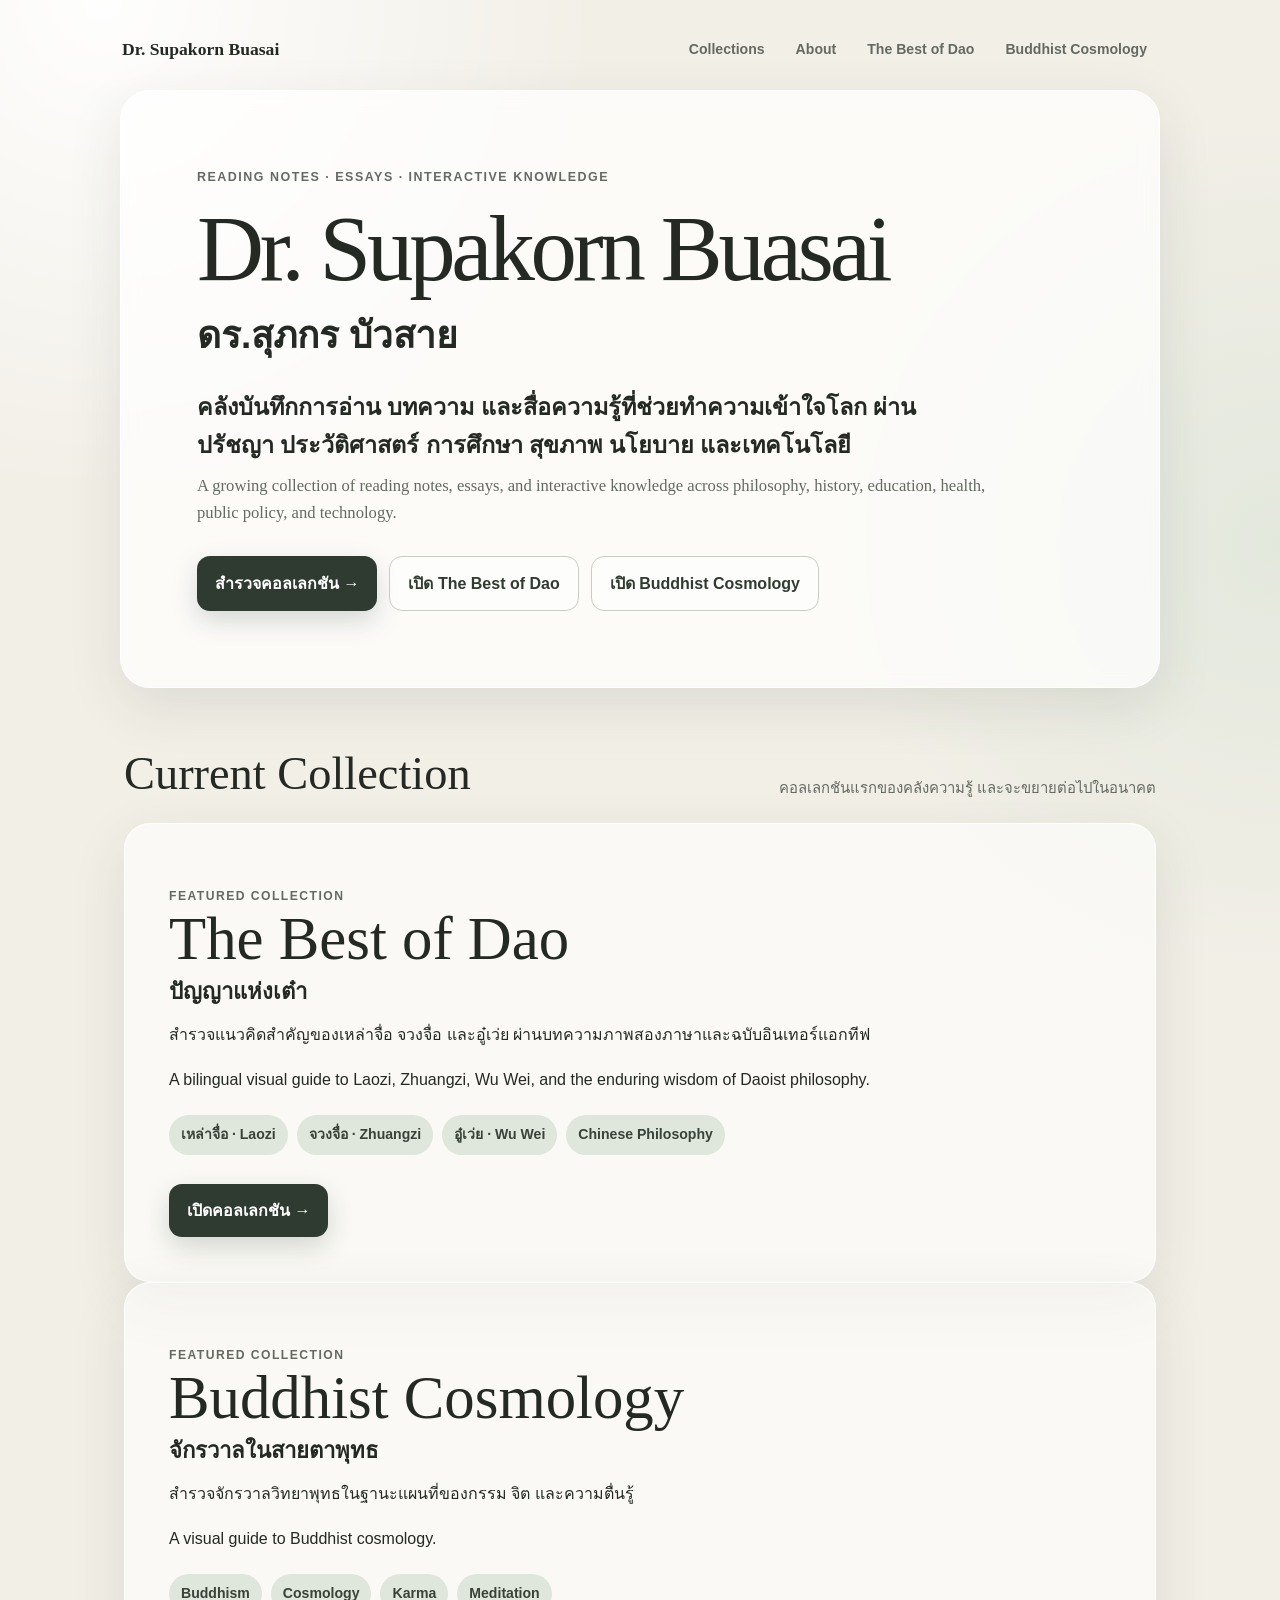
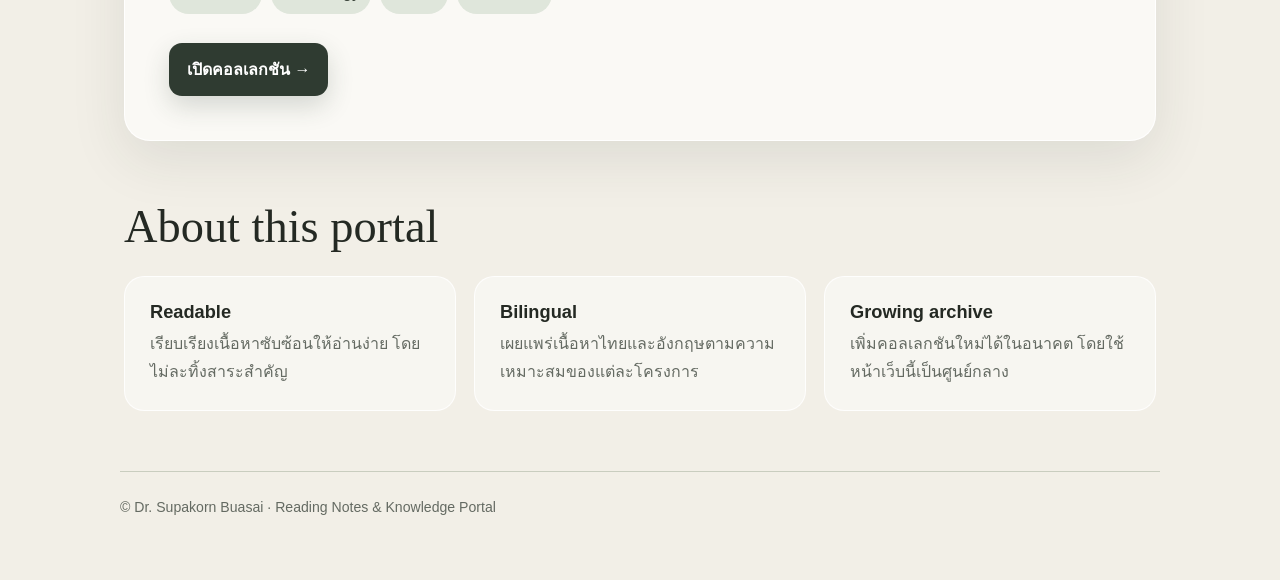
<file: index_master_v2.html>
<!DOCTYPE html>
<html lang="th">
<head>
  <meta charset="UTF-8">
  <meta name="viewport" content="width=device-width, initial-scale=1.0">

  <title>Dr. Supakorn Buasai | Reading Notes & Knowledge Portal</title>

  <meta name="description"
        content="คลังบันทึกการอ่าน บทความ และสื่อความรู้แบบอินเทอร์แอกทีฟ โดย Dr. Supakorn Buasai ครอบคลุมปรัชญา พุทธศาสนา การศึกษา สุขภาพ นโยบาย และปัญญาประดิษฐ์">

  <meta name="keywords"
        content="Supakorn Buasai, Dr. Supakorn, Reading Notes, Knowledge Portal, Essays, Education, Health Policy, Buddhism, Daoism, AI">

  <meta name="author" content="Dr. Supakorn Buasai">
  <meta name="robots" content="index, follow">

  <link rel="canonical" href="https://drsupakorn.github.io/">

  <meta property="og:locale" content="th_TH">
  <meta property="og:locale:alternate" content="en_US">
  <meta property="og:type" content="website">
  <meta property="og:title" content="Dr. Supakorn Buasai | Reading Notes & Knowledge Portal">
  <meta property="og:description"
        content="คลังบันทึกการอ่าน บทความ และสื่อความรู้เพื่อทำความเข้าใจโลก">
  <meta property="og:url" content="https://drsupakorn.github.io/">
  <meta property="og:site_name" content="Dr. Supakorn Buasai — Knowledge Portal">

  <meta name="twitter:card" content="summary">
  <meta name="twitter:title" content="Dr. Supakorn Buasai | Knowledge Portal">
  <meta name="twitter:description"
        content="Reading notes, essays, and interactive knowledge by Dr. Supakorn Buasai">

  <script type="application/ld+json">
  {
    "@context": "https://schema.org",
    "@type": "WebSite",
    "name": "Dr. Supakorn Buasai — Knowledge Portal",
    "alternateName": "Dr. Supakorn Buasai — Reading Notes",
    "url": "https://drsupakorn.github.io/",
    "inLanguage": ["th", "en"],
    "description": "Reading notes, essays, and interactive knowledge by Dr. Supakorn Buasai.",
    "author": {
      "@type": "Person",
      "name": "Dr. Supakorn Buasai",
      "url": "https://drsupakorn.github.io/"
    },
    "publisher": {
      "@type": "Person",
      "name": "Dr. Supakorn Buasai"
    },
    "hasPart": [
      {
        "@type": "CollectionPage",
        "name": "The Best of Dao",
        "url": "https://drsupakorn.github.io/the-best-of-dao/",
        "inLanguage": ["th", "en"],
        "about": ["Daoism", "Laozi", "Zhuangzi", "Wu Wei"]
      },
      {
        "@type":"CollectionPage",
        "name":"Buddhist Cosmology",
        "url":"https://drsupakorn.github.io/buddhist-cosmology/",
        "inLanguage":["th","en"],
        "about":["Buddhism","Cosmology","Karma","Meditation"]
      }
    ]
  }
  </script>

  <style>
    :root {
      --bg: #f2efe7;
      --paper: rgba(255,255,255,.72);
      --text: #242923;
      --muted: #646a62;
      --deep: #2f3b31;
      --soft: #dfe6db;
      --line: #c9cdbf;
      --shadow: 0 18px 55px rgba(37,45,38,.10);
    }

    * { box-sizing: border-box; }

    html { scroll-behavior: smooth; }

    body {
      margin: 0;
      color: var(--text);
      background:
        radial-gradient(circle at 8% 0%, rgba(255,255,255,.95), transparent 31rem),
        radial-gradient(circle at 100% 25%, rgba(222,230,218,.75), transparent 28rem),
        var(--bg);
      font-family: -apple-system, BlinkMacSystemFont, "Segoe UI",
        "Noto Sans Thai", Arial, sans-serif;
      line-height: 1.7;
      -webkit-font-smoothing: antialiased;
    }

    a { color: inherit; }

    .page {
      width: min(100% - 32px, 1040px);
      margin: 0 auto;
      padding: 26px 0 60px;
    }

    .topbar {
      display: flex;
      justify-content: space-between;
      align-items: center;
      gap: 18px;
      padding: 4px 2px 20px;
    }

    .brand {
      font-family: Georgia, "Times New Roman", serif;
      font-size: 1.1rem;
      font-weight: 700;
      text-decoration: none;
    }

    .topnav {
      display: flex;
      flex-wrap: wrap;
      justify-content: flex-end;
      gap: 9px;
    }

    .topnav a {
      padding: 8px 11px;
      border-radius: 999px;
      color: var(--muted);
      font-size: .88rem;
      font-weight: 700;
      text-decoration: none;
    }

    .topnav a:hover,
    .topnav a:focus {
      background: var(--soft);
      color: var(--deep);
    }

    .hero {
      padding: clamp(34px, 7vw, 76px);
      border: 1px solid rgba(255,255,255,.9);
      border-radius: 30px;
      background: var(--paper);
      box-shadow: var(--shadow);
      backdrop-filter: blur(9px);
    }

    .eyebrow {
      margin: 0 0 16px;
      color: var(--muted);
      font-size: .78rem;
      font-weight: 800;
      letter-spacing: .12em;
      text-transform: uppercase;
    }

    h1 {
      margin: 0;
      max-width: 850px;
      font-family: Georgia, "Times New Roman", serif;
      font-size: clamp(2.8rem, 8vw, 5.8rem);
      font-weight: 500;
      line-height: .98;
      letter-spacing: -.045em;
    }

    .thai-name {
      display: block;
      margin-top: 18px;
      font-family: -apple-system, BlinkMacSystemFont, "Segoe UI",
        "Noto Sans Thai", Arial, sans-serif;
      font-size: clamp(1.55rem, 4vw, 2.3rem);
      font-weight: 800;
      line-height: 1.25;
      letter-spacing: 0;
    }

    .lead-th {
      margin: 30px 0 7px;
      max-width: 790px;
      font-size: clamp(1.16rem, 3vw, 1.46rem);
      font-weight: 650;
      line-height: 1.62;
    }

    .lead-en {
      margin: 0;
      max-width: 790px;
      color: var(--muted);
      font-family: Georgia, "Times New Roman", serif;
      font-size: 1.04rem;
      line-height: 1.66;
    }

    .hero-actions {
      display: flex;
      flex-wrap: wrap;
      gap: 12px;
      margin-top: 29px;
    }

    .button,
    .button-secondary {
      display: inline-flex;
      align-items: center;
      justify-content: center;
      min-height: 50px;
      padding: 13px 18px;
      border-radius: 13px;
      font-weight: 800;
      text-decoration: none;
    }

    .button {
      background: var(--deep);
      color: white;
      box-shadow: 0 10px 26px rgba(47,59,49,.18);
    }

    .button-secondary {
      border: 1px solid var(--line);
      background: rgba(255,255,255,.45);
      color: var(--deep);
    }

    .section {
      padding: 60px 4px 0;
    }

    .section-head {
      display: flex;
      justify-content: space-between;
      align-items: end;
      gap: 20px;
      margin-bottom: 22px;
    }

    h2 {
      margin: 0;
      font-family: Georgia, "Times New Roman", serif;
      font-size: clamp(2rem, 5vw, 2.9rem);
      font-weight: 500;
      line-height: 1.14;
    }

    .section-note {
      margin: 0;
      color: var(--muted);
      font-size: .93rem;
      text-align: right;
    }

    .collection {
      display: grid;
      gap: 28px;
      padding: clamp(26px, 5vw, 44px);
      border: 1px solid rgba(255,255,255,.9);
      border-radius: 26px;
      background: rgba(255,255,255,.60);
      box-shadow: var(--shadow);
    }

    .collection-label {
      margin: 0 0 9px;
      color: var(--muted);
      font-size: .76rem;
      font-weight: 850;
      letter-spacing: .12em;
      text-transform: uppercase;
    }

    h3 {
      margin: 0;
      font-family: Georgia, "Times New Roman", serif;
      font-size: clamp(2.2rem, 6vw, 3.8rem);
      font-weight: 500;
      line-height: 1.05;
    }

    .thai-title {
      display: block;
      margin-top: 9px;
      font-family: -apple-system, BlinkMacSystemFont, "Segoe UI",
        "Noto Sans Thai", Arial, sans-serif;
      font-size: 1.38rem;
      font-weight: 800;
    }

    .collection p {
      margin: 18px 0 0;
      max-width: 760px;
    }

    .topics {
      display: flex;
      flex-wrap: wrap;
      gap: 9px;
      margin: 22px 0 0;
      padding: 0;
      list-style: none;
    }

    .topics li {
      padding: 8px 12px;
      border-radius: 999px;
      background: var(--soft);
      color: #394239;
      font-size: .88rem;
      font-weight: 700;
    }

    .about-grid {
      display: grid;
      gap: 18px;
    }

    .about-card {
      padding: 25px;
      border: 1px solid rgba(255,255,255,.82);
      border-radius: 20px;
      background: rgba(255,255,255,.42);
    }

    .about-card h3 {
      font-family: inherit;
      font-size: 1.14rem;
      font-weight: 850;
      letter-spacing: 0;
    }

    .about-card p {
      margin: 9px 0 0;
      color: var(--muted);
    }

    footer {
      margin-top: 60px;
      padding-top: 24px;
      border-top: 1px solid var(--line);
      color: var(--muted);
      font-size: .88rem;
    }

    @media (min-width: 760px) {
      .about-grid { grid-template-columns: repeat(3, 1fr); }
    }

    @media (max-width: 620px) {
      .topbar {
        align-items: flex-start;
        flex-direction: column;
      }

      .topnav { justify-content: flex-start; }

      .section-head {
        align-items: flex-start;
        flex-direction: column;
      }

      .section-note { text-align: left; }

      .hero-actions a { width: 100%; }
    }

    @media (prefers-reduced-motion: reduce) {
      html { scroll-behavior: auto; }
    }
  </style>
</head>

<body>
  <main class="page">

    <div class="topbar">
      <a class="brand" href="https://drsupakorn.github.io/">Dr. Supakorn Buasai</a>
      <nav class="topnav" aria-label="Main navigation">
        <a href="#collections">Collections</a>
        <a href="#about">About</a>
        <a href="https://drsupakorn.github.io/the-best-of-dao/">The Best of Dao</a>
        <a href="https://drsupakorn.github.io/buddhist-cosmology/">Buddhist Cosmology</a>
      </nav>
    </div>

    <header class="hero">
      <p class="eyebrow">Reading Notes · Essays · Interactive Knowledge</p>

      <h1>
        Dr. Supakorn Buasai
        <span class="thai-name">ดร.สุภกร บัวสาย</span>
      </h1>

      <p class="lead-th">
        คลังบันทึกการอ่าน บทความ และสื่อความรู้ที่ช่วยทำความเข้าใจโลก
        ผ่านปรัชญา ประวัติศาสตร์ การศึกษา สุขภาพ นโยบาย และเทคโนโลยี
      </p>

      <p class="lead-en">
        A growing collection of reading notes, essays, and interactive knowledge
        across philosophy, history, education, health, public policy, and technology.
      </p>

      <div class="hero-actions">
        <a class="button" href="#collections">สำรวจคอลเลกชัน →</a>
        <a class="button-secondary"
           href="https://drsupakorn.github.io/the-best-of-dao/">
          เปิด The Best of Dao
        </a>
              <a class="button-secondary"
           href="https://drsupakorn.github.io/buddhist-cosmology/">
          เปิด Buddhist Cosmology
        </a>
      </div>
    </header>

    <section class="section" id="collections" aria-labelledby="collections-title">
      <div class="section-head">
        <h2 id="collections-title">Current Collection</h2>
        <p class="section-note">คอลเลกชันแรกของคลังความรู้ และจะขยายต่อไปในอนาคต</p>
      </div>

      <article class="collection">
        <div>
          <p class="collection-label">Featured Collection</p>

          <h3>
            The Best of Dao
            <span class="thai-title">ปัญญาแห่งเต๋า</span>
          </h3>

          <p>
            สำรวจแนวคิดสำคัญของเหล่าจื่อ จวงจื่อ และอู๋เว่ย
            ผ่านบทความภาพสองภาษาและฉบับอินเทอร์แอกทีฟ
          </p>

          <p lang="en">
            A bilingual visual guide to Laozi, Zhuangzi, Wu Wei,
            and the enduring wisdom of Daoist philosophy.
          </p>

          <ul class="topics" aria-label="หัวข้อในคอลเลกชัน">
            <li>เหล่าจื่อ · Laozi</li>
            <li>จวงจื่อ · Zhuangzi</li>
            <li>อู๋เว่ย · Wu Wei</li>
            <li>Chinese Philosophy</li>
          </ul>

          <div class="hero-actions">
            <a class="button"
               href="https://drsupakorn.github.io/the-best-of-dao/">
              เปิดคอลเลกชัน →
            </a>
          </div>
        </div>
      </article>

      <article class="collection">
        <div>
          <p class="collection-label">Featured Collection</p>
          <h3>Buddhist Cosmology
            <span class="thai-title">จักรวาลในสายตาพุทธ</span>
          </h3>
          <p>สำรวจจักรวาลวิทยาพุทธในฐานะแผนที่ของกรรม จิต และความตื่นรู้</p>
          <p lang="en">A visual guide to Buddhist cosmology.</p>
          <ul class="topics">
            <li>Buddhism</li><li>Cosmology</li><li>Karma</li><li>Meditation</li>
          </ul>
          <div class="hero-actions">
            <a class="button" href="https://drsupakorn.github.io/buddhist-cosmology/">เปิดคอลเลกชัน →</a>
          </div>
        </div>
      </article>

    </section>

    <section class="section" id="about" aria-labelledby="about-title">
      <div class="section-head">
        <h2 id="about-title">About this portal</h2>
      </div>

      <div class="about-grid">
        <article class="about-card">
          <h3>Readable</h3>
          <p>เรียบเรียงเนื้อหาซับซ้อนให้อ่านง่าย โดยไม่ละทิ้งสาระสำคัญ</p>
        </article>

        <article class="about-card">
          <h3>Bilingual</h3>
          <p>เผยแพร่เนื้อหาไทยและอังกฤษตามความเหมาะสมของแต่ละโครงการ</p>
        </article>

        <article class="about-card">
          <h3>Growing archive</h3>
          <p>เพิ่มคอลเลกชันใหม่ได้ในอนาคต โดยใช้หน้าเว็บนี้เป็นศูนย์กลาง</p>
        </article>
      </div>
    </section>

    <footer>
      © Dr. Supakorn Buasai · Reading Notes & Knowledge Portal
    </footer>

  </main>
</body>
</html>
</file>
